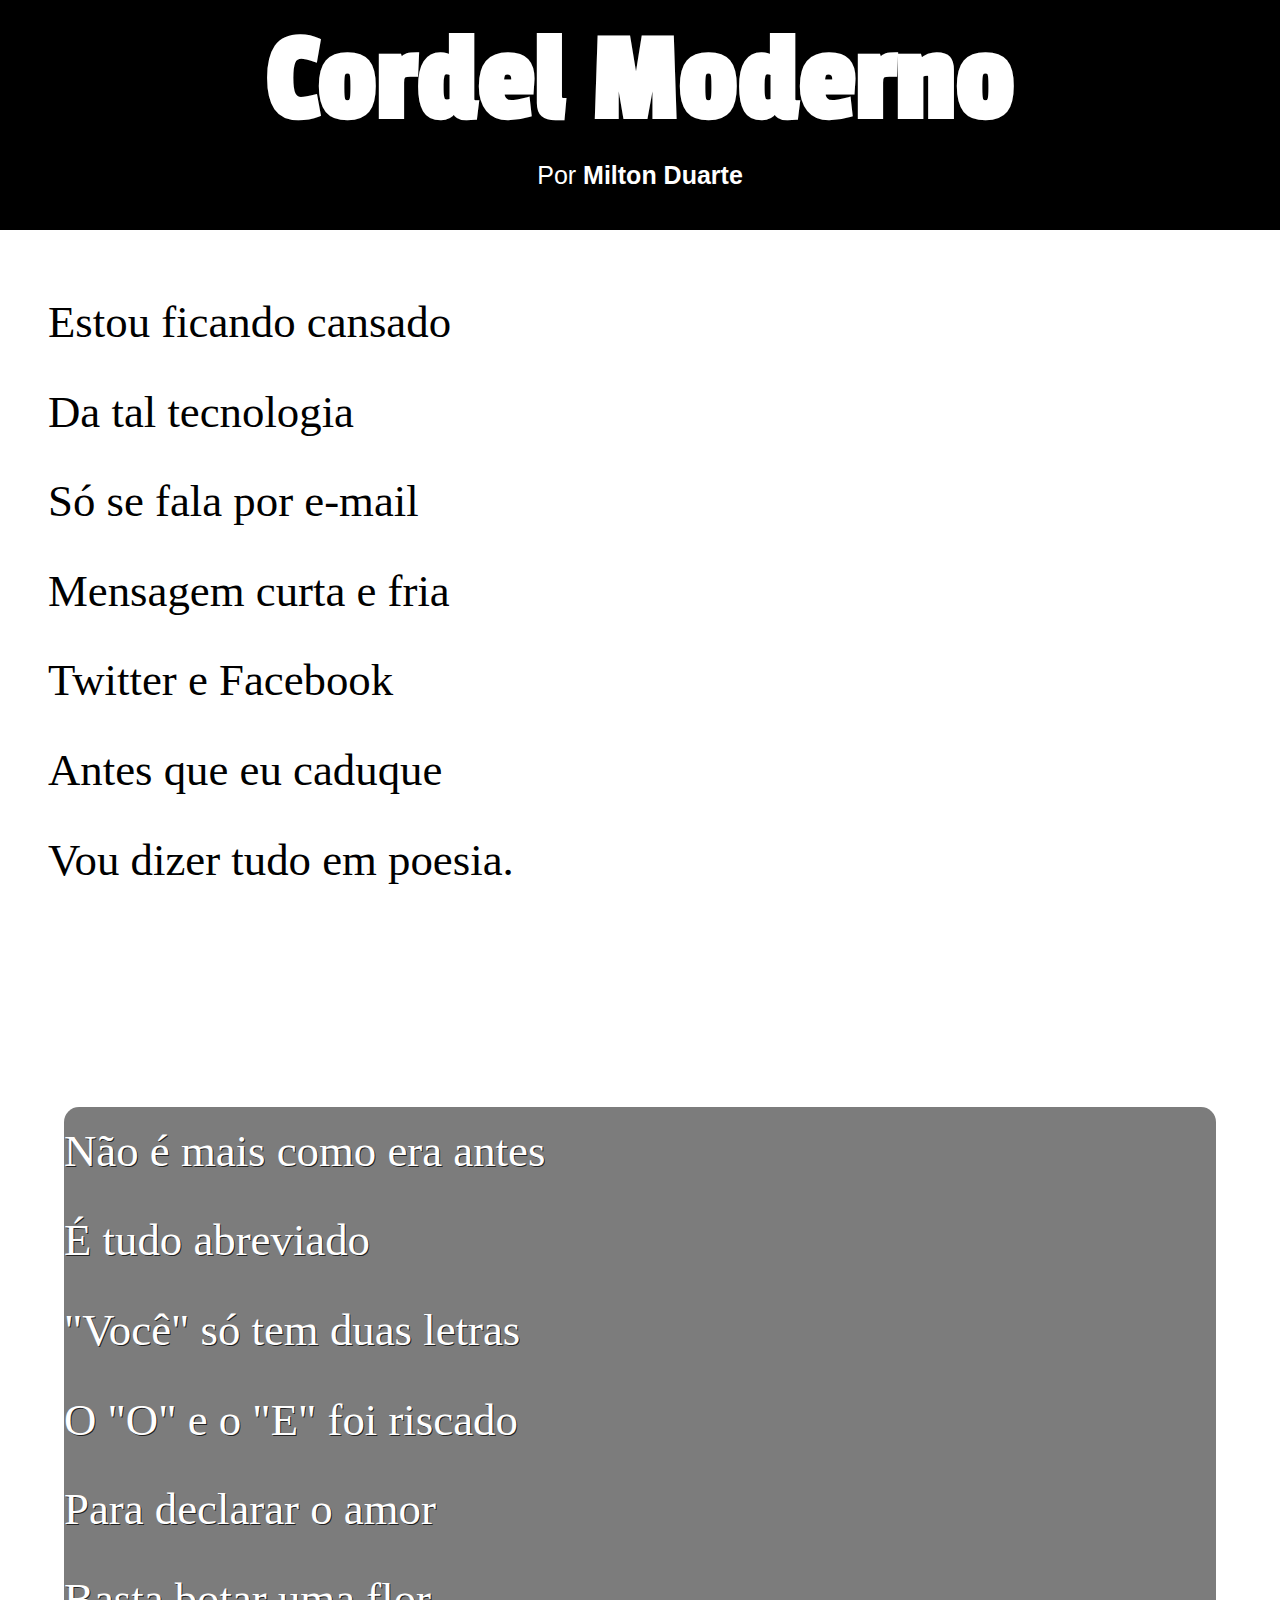
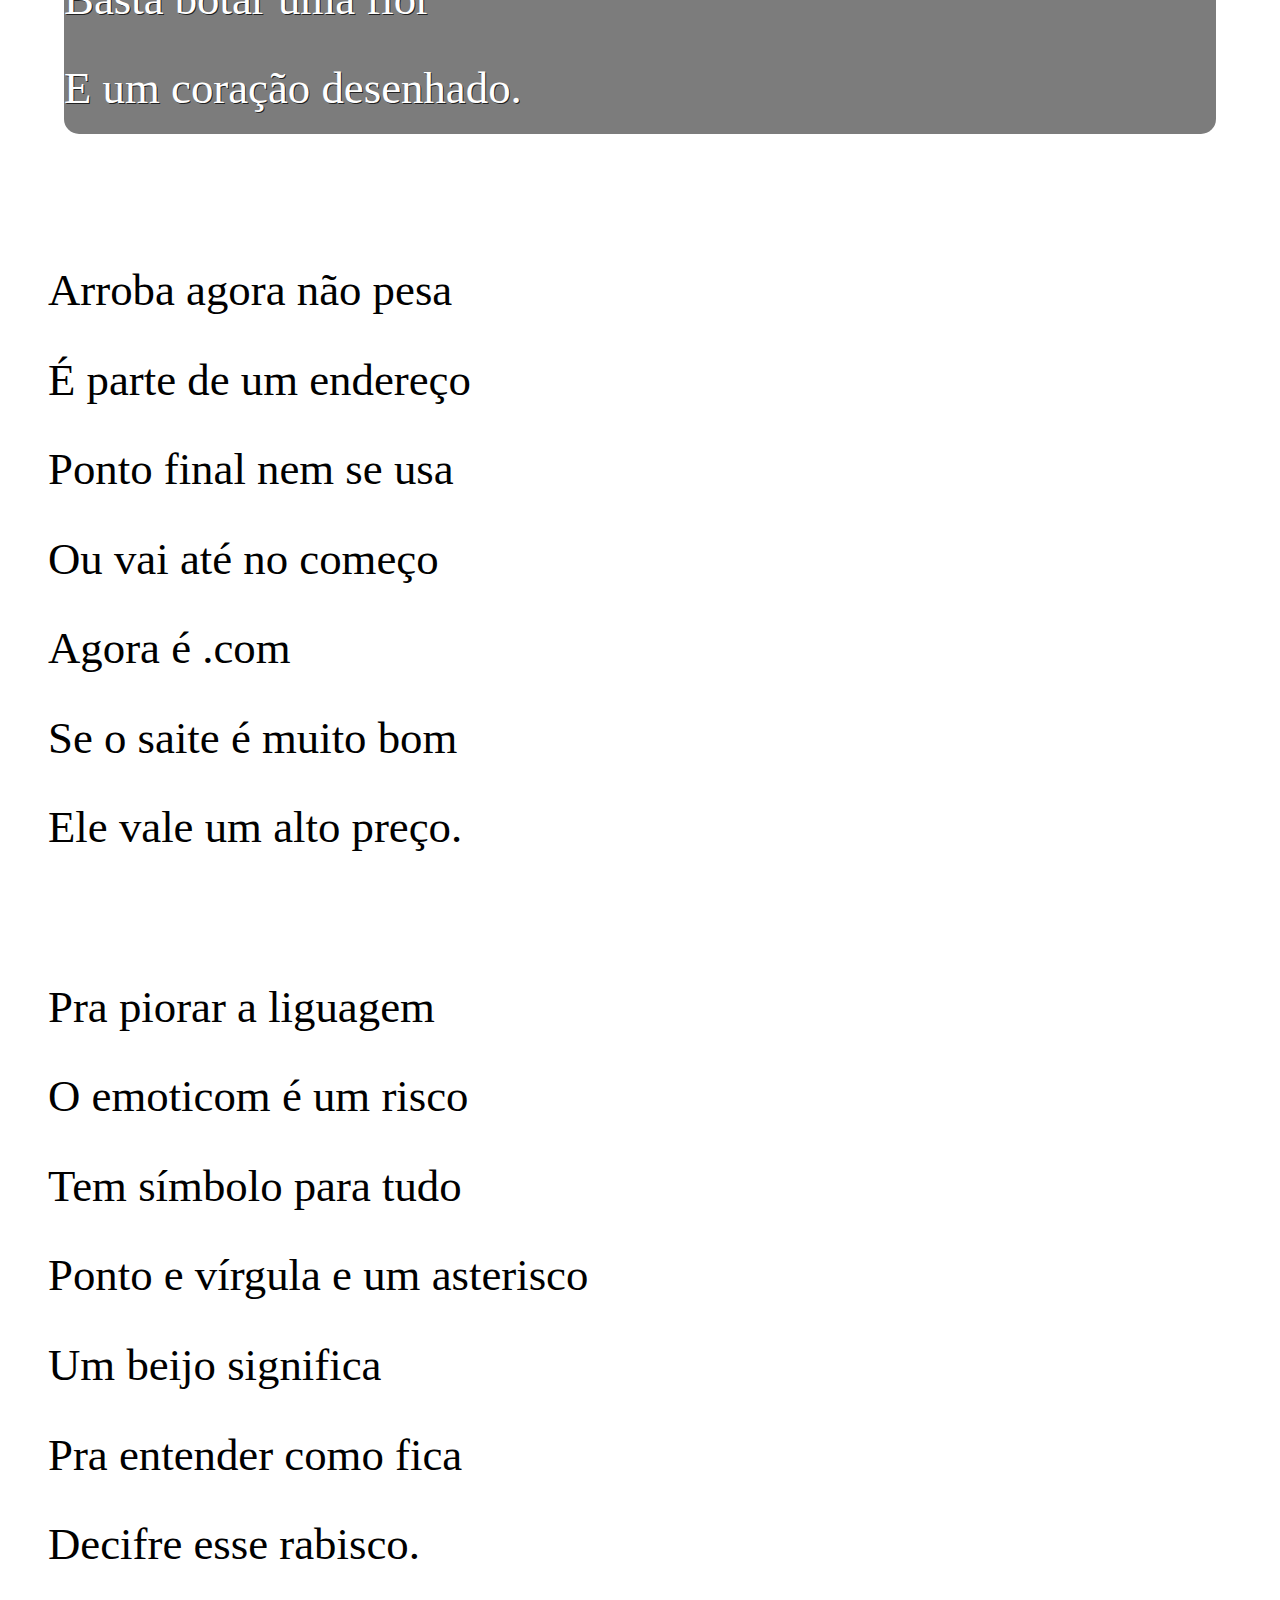
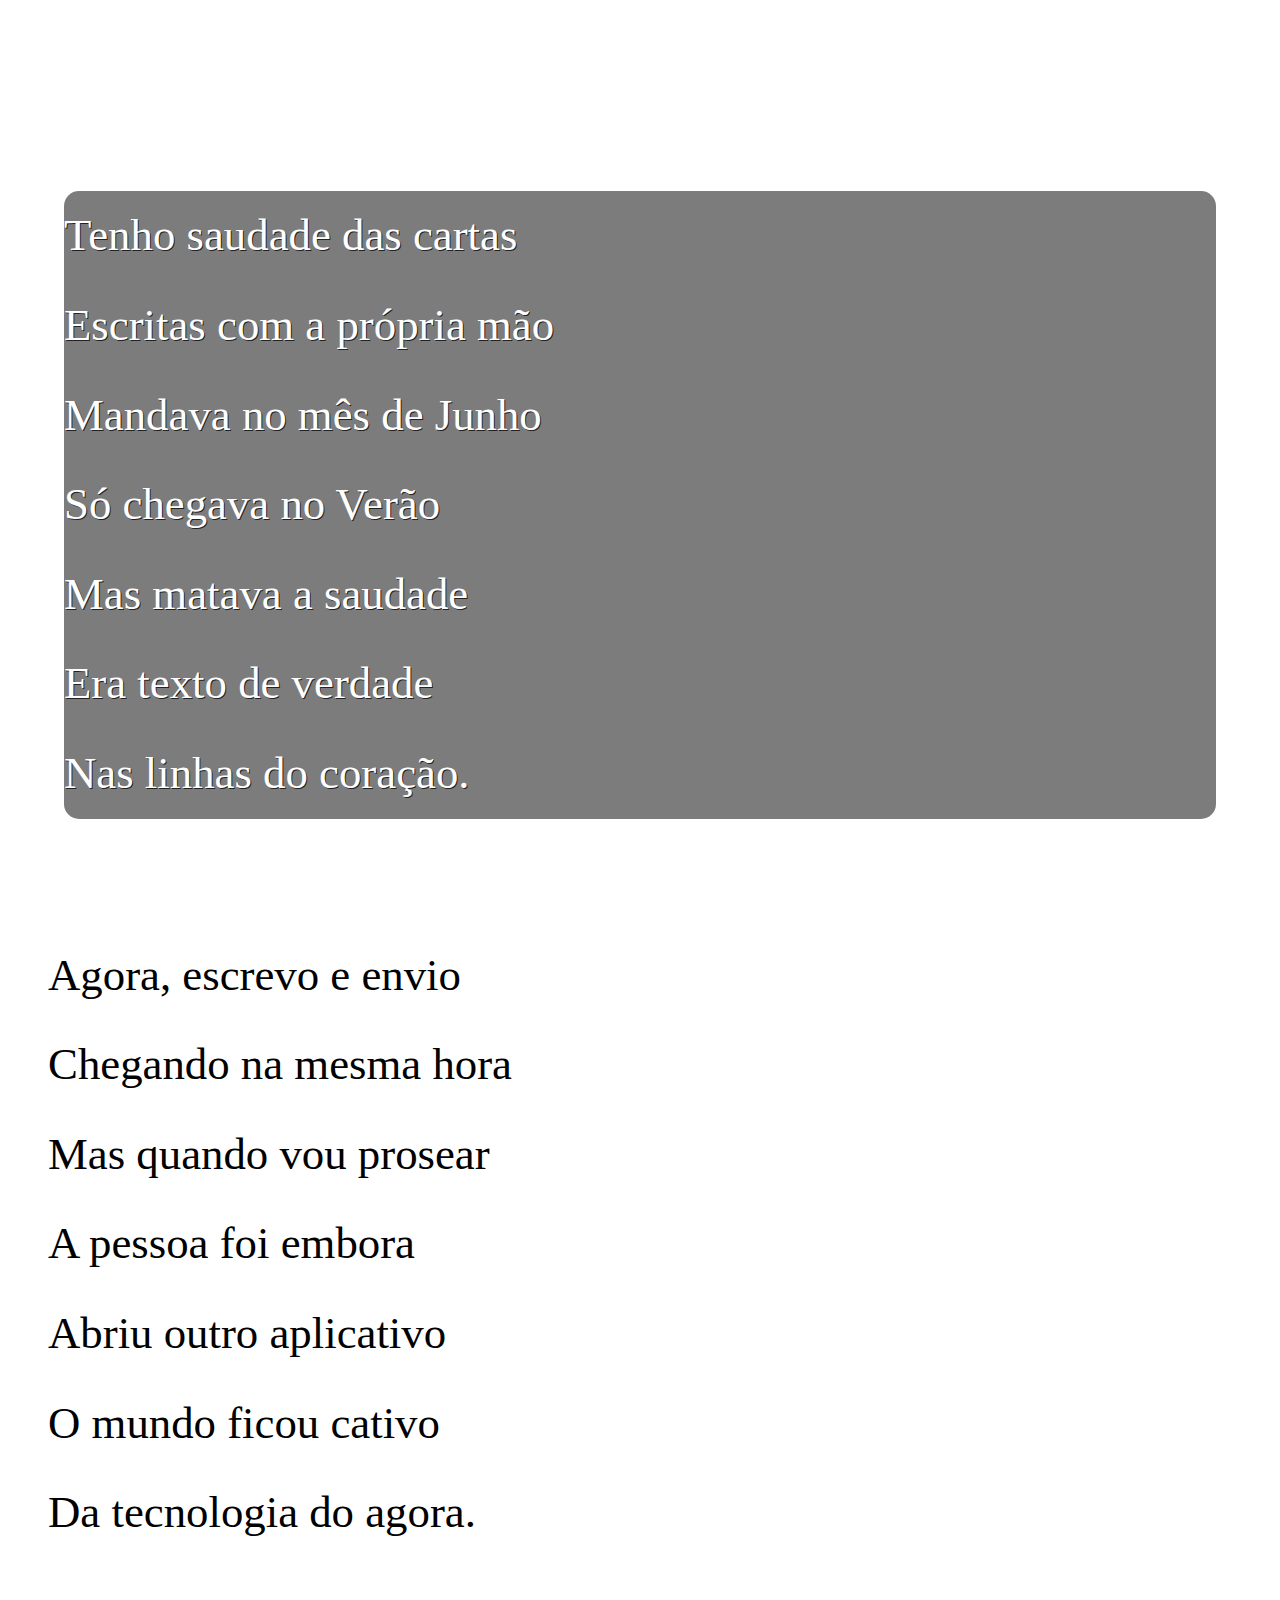
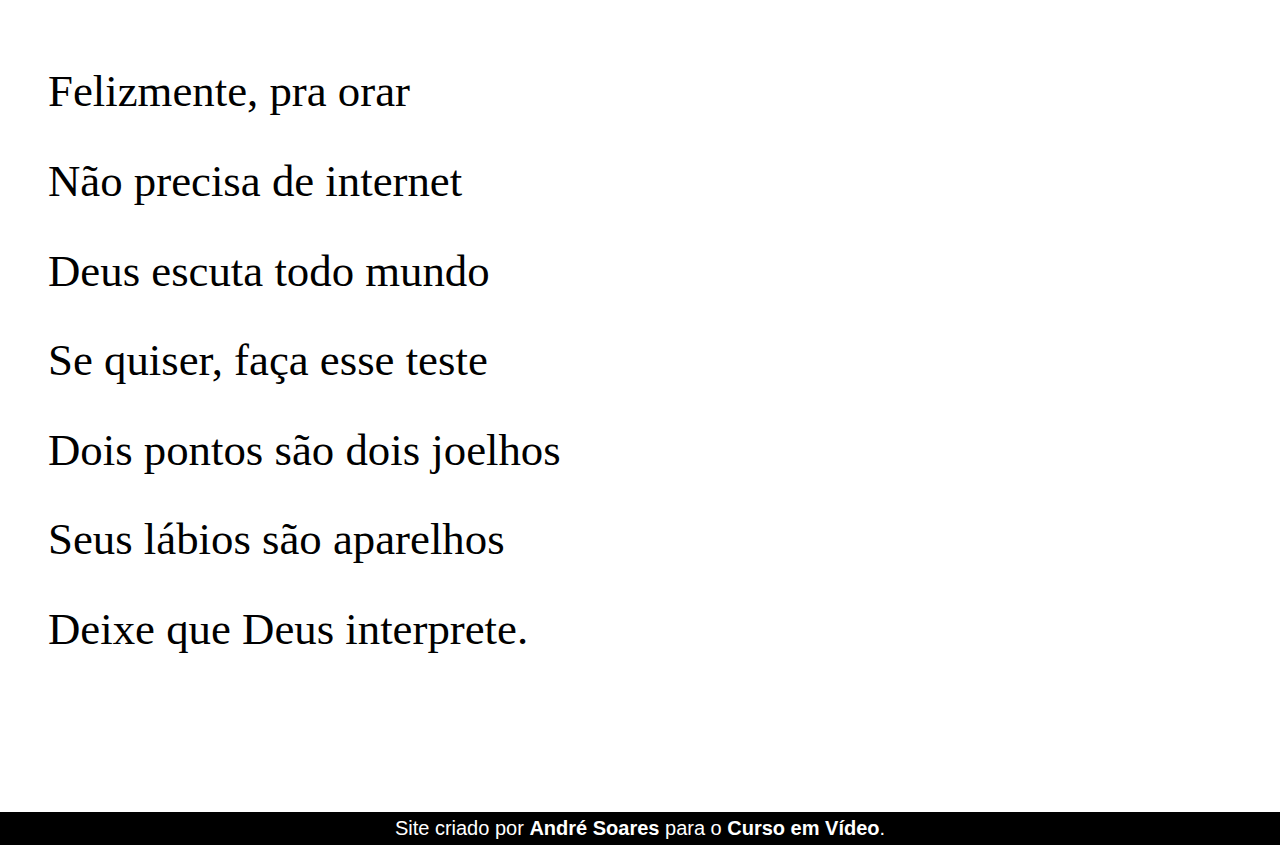
<file: desafios/index.html>
<!DOCTYPE html>
<html lang="pt-br">
<head>
    <meta charset="UTF-8">
    <meta http-equiv="X-UA-Compatible" content="IE=edge">
    <meta name="viewport" content="width=device-width, initial-scale=1.0">
    <title>Projeto Cordel</title>
    <link rel="stylesheet" href="style.css">
</head>
<body>
    <header>
        <h1>Cordel Moderno</h1>
        <p class="autor">Por <a href="https://www.recantodasletras.com.br/poesias/3186743" target="_blank"><strong>Milton Duarte</strong></a></p>
    </header>
    <section class="fundo-branco">
        <p>Estou ficando cansado <br>
            Da tal tecnologia <br>
            Só se fala por e-mail <br>
            Mensagem curta e fria <br>
            Twitter e Facebook <br>
            Antes que eu caduque <br>
            Vou dizer tudo em poesia.
        </p>
    </section>
    <section class="img1">
        <p>Não é mais como era antes <br>
            É tudo abreviado <br>
            "Você" só tem duas letras <br>
            O "O" e o "E" foi riscado <br>
            Para declarar o amor <br>
            Basta botar uma flor <br>
            E um coração desenhado.</p>
    </section>
    <section class="fundo-branco">
        <p>
            Arroba agora não pesa <br>
            É parte de um endereço <br>
            Ponto final nem se usa <br>
            Ou vai até no começo <br>
            Agora é .com <br>
            Se o saite é muito bom <br>
            Ele vale um alto preço. 
        </p>
        <p>
            Pra piorar a liguagem <br>
            O emoticom é um risco   <br>
            Tem símbolo para tudo   <br>    
            Ponto e vírgula e um asterisco  <br>
            Um beijo significa  <br>
            Pra entender como fica  <br>
            Decifre esse rabisco.
        </p>
    </section>
    <section class="img2">
        <p>Tenho saudade das cartas <br>
            Escritas com a própria mão <br>
            Mandava no mês de Junho <br>
            Só chegava no Verão <br>
            Mas matava a saudade <br>
            Era texto de verdade <br>
            Nas linhas do coração. 
        </p>
    </section>
    <section class="fundo-branco">
        <p>Agora, escrevo e envio <br>
            Chegando na mesma hora <br>
            Mas quando vou prosear <br>
            A pessoa foi embora <br>
            Abriu outro aplicativo <br>
            O mundo ficou cativo <br>
            Da tecnologia do agora.</p>
        <p>Felizmente, pra orar <br> 
            Não precisa de internet <br>
            Deus escuta todo mundo <br> 
            Se quiser, faça esse teste <br>
            Dois pontos são dois joelhos <br>
            Seus lábios são aparelhos <br>
            Deixe que Deus interprete.</p>
    </section>
    <footer>
        <p>Site criado por <a href="https://github.com/andre-xs" target="_blank"><strong>André Soares</strong></a> para o <a href="https://www.cursoemvideo.com/" target="_blank"><strong>Curso em Vídeo</strong></a>.</p>
    </footer>
</body>
</html>
</file>
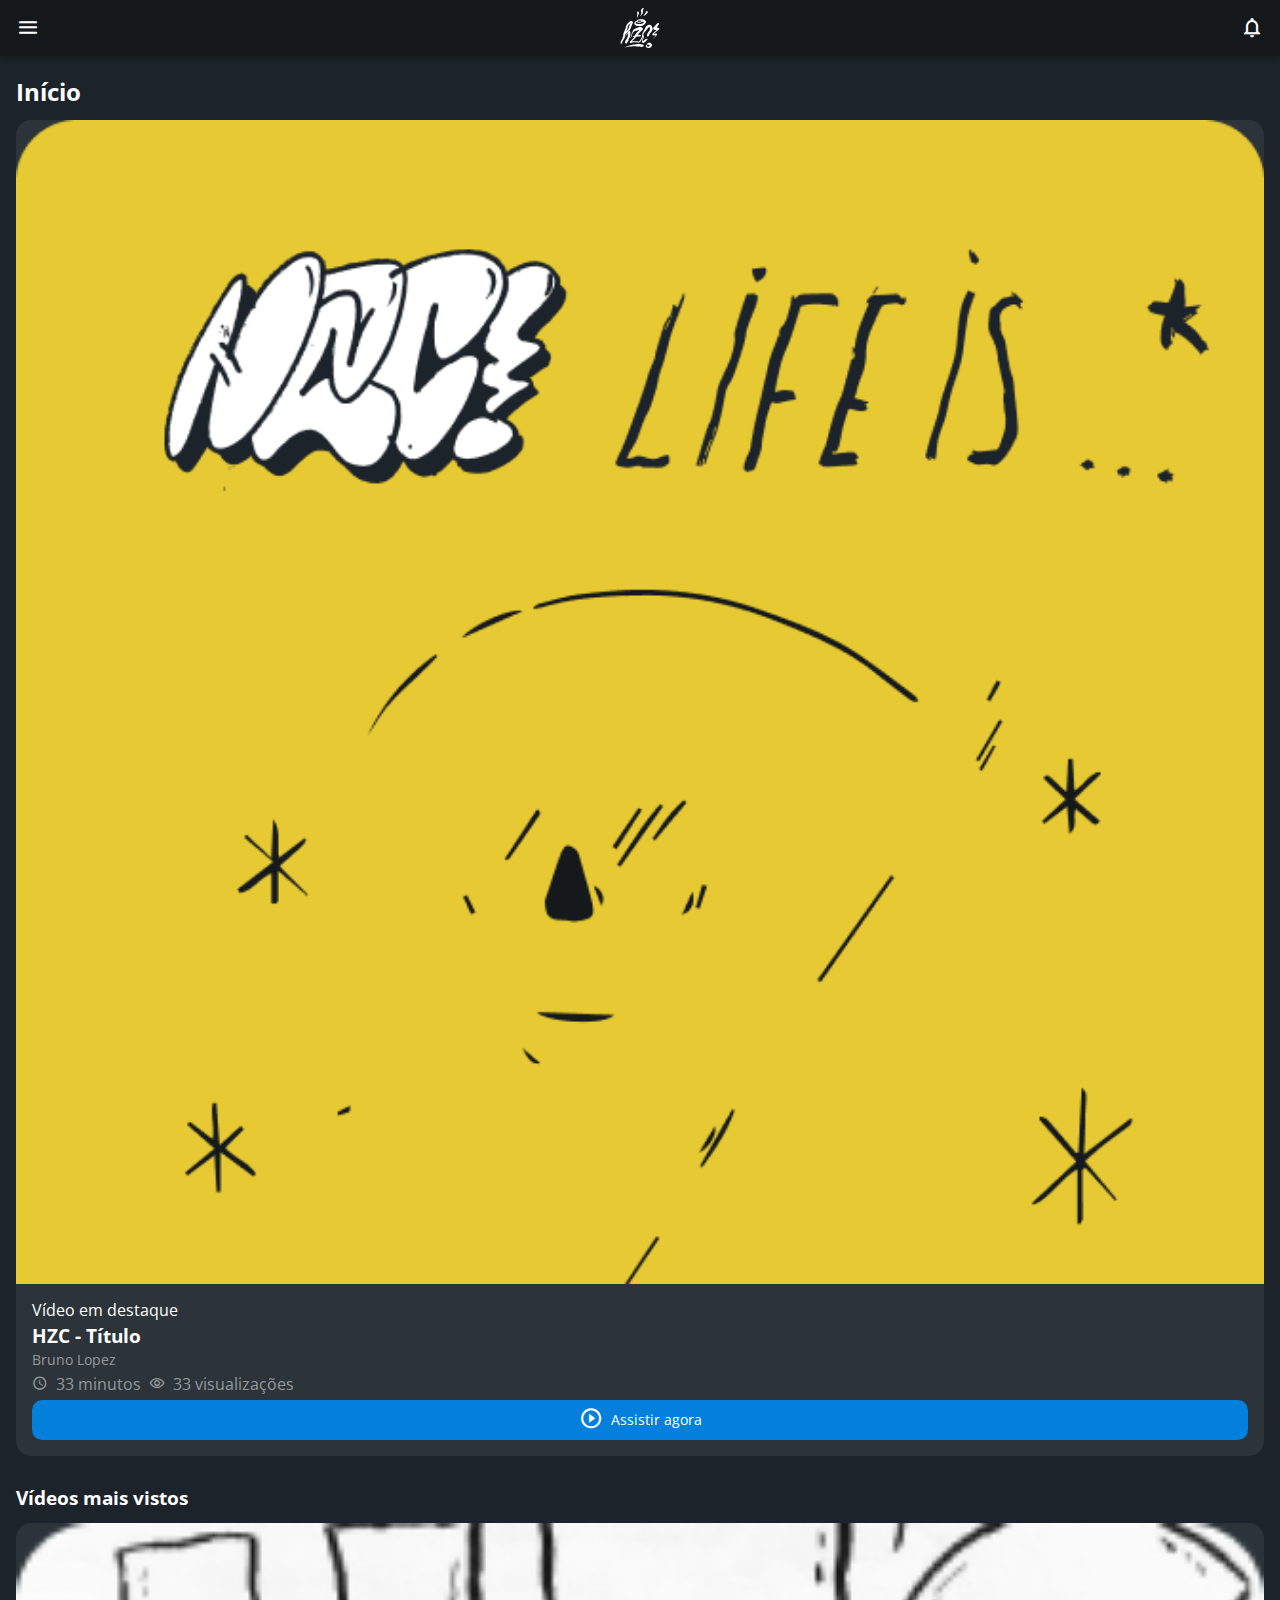
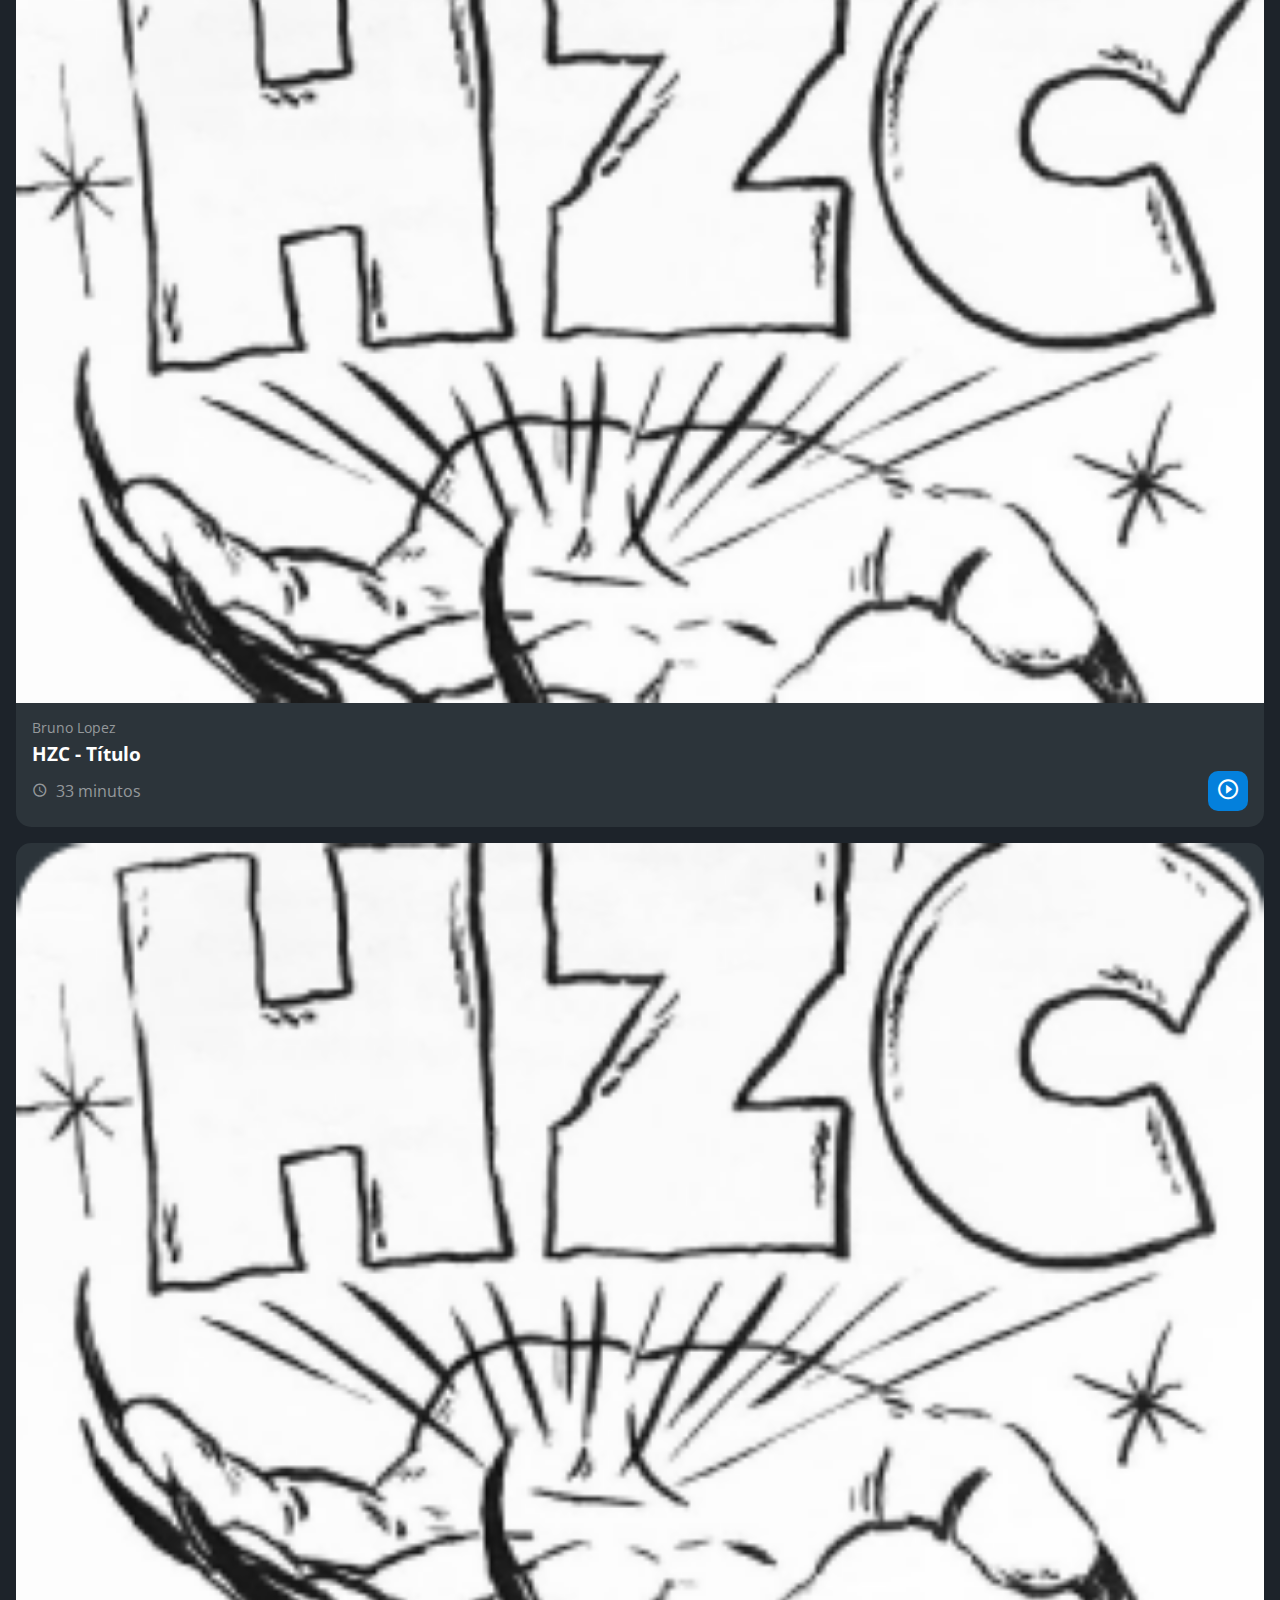
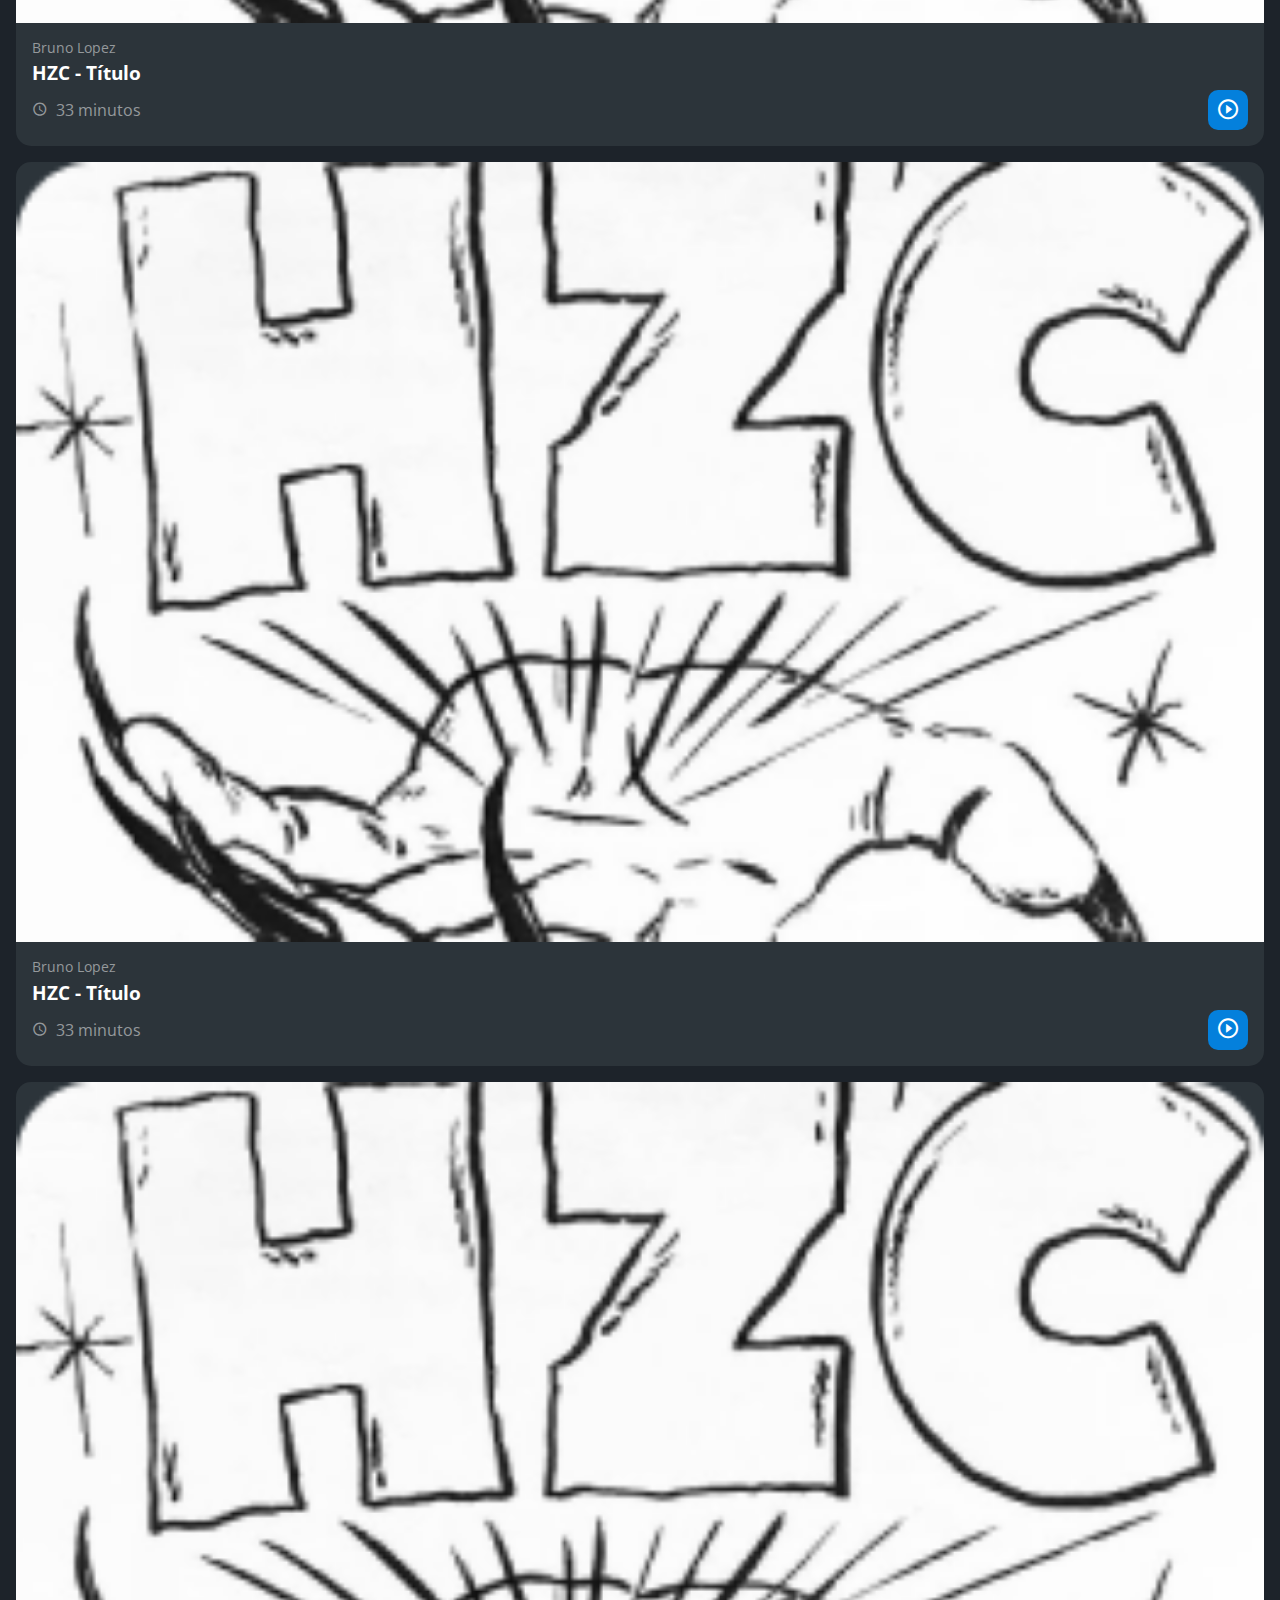
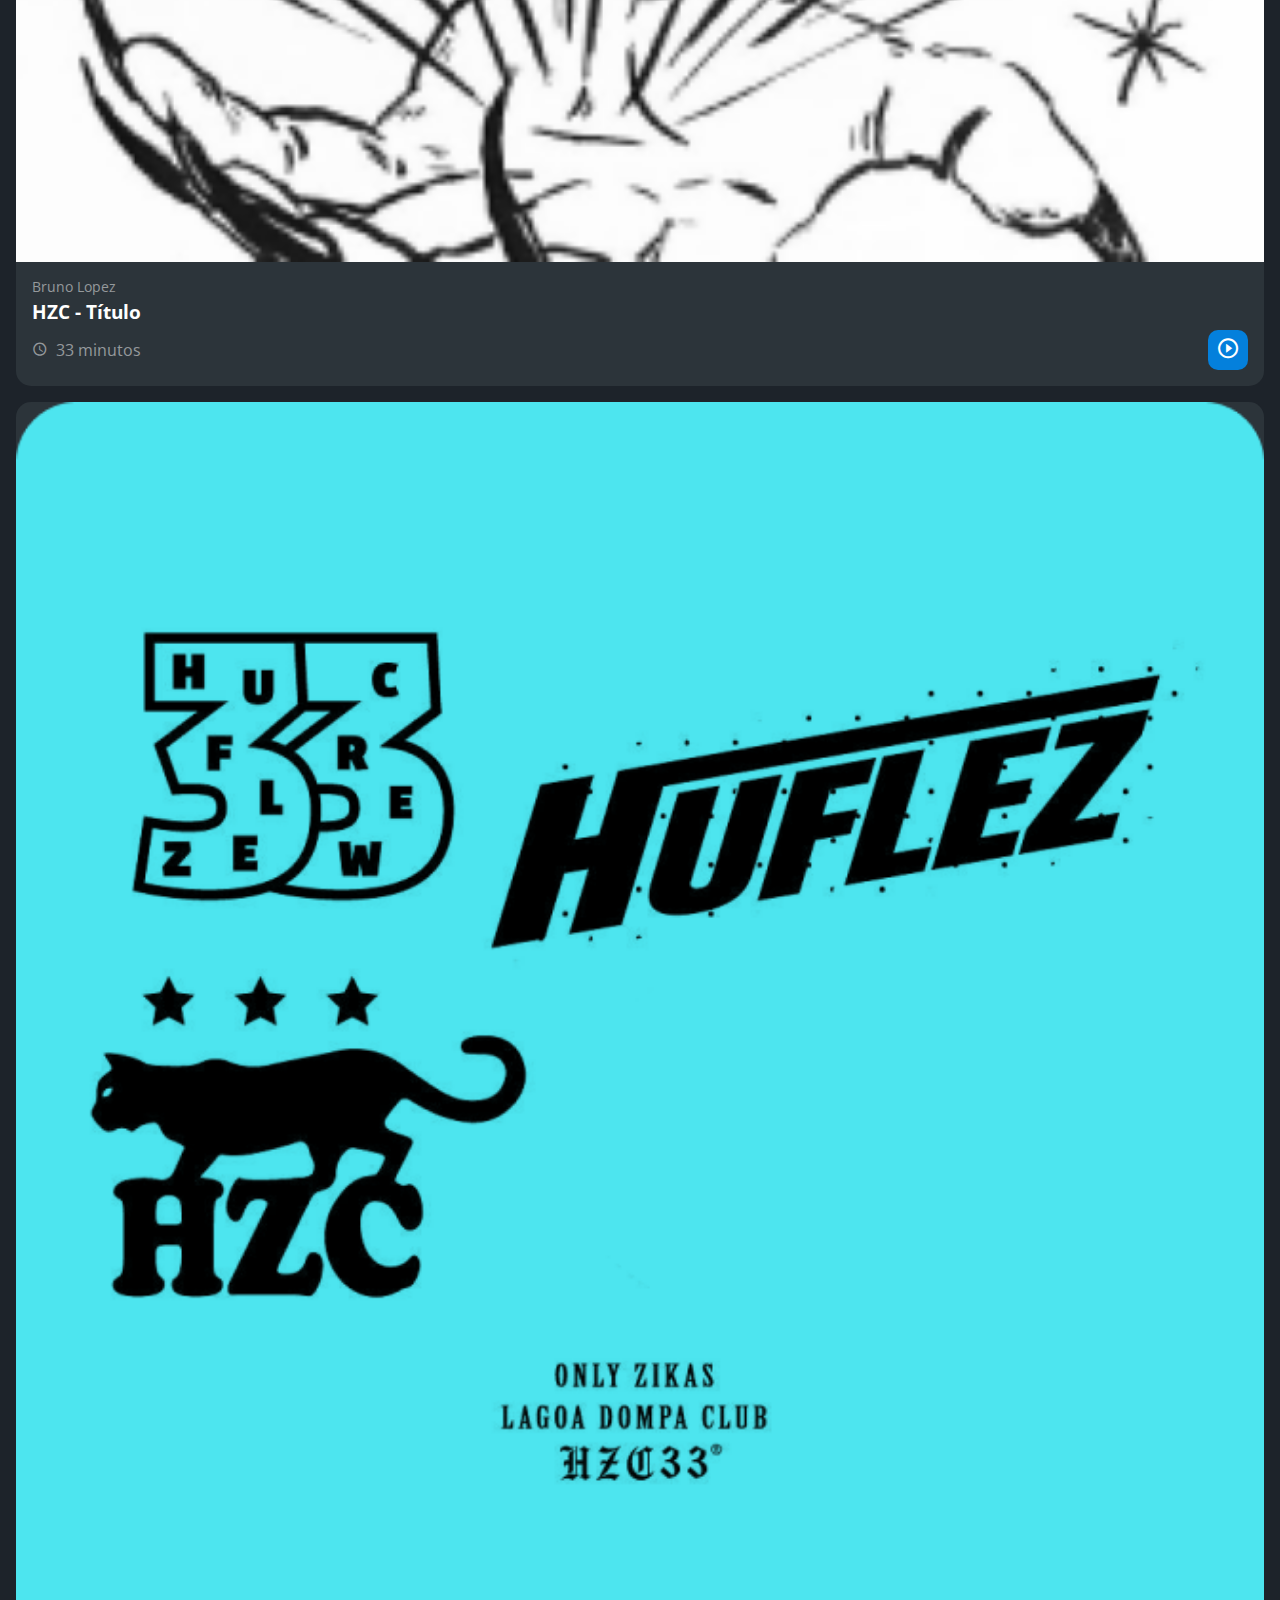
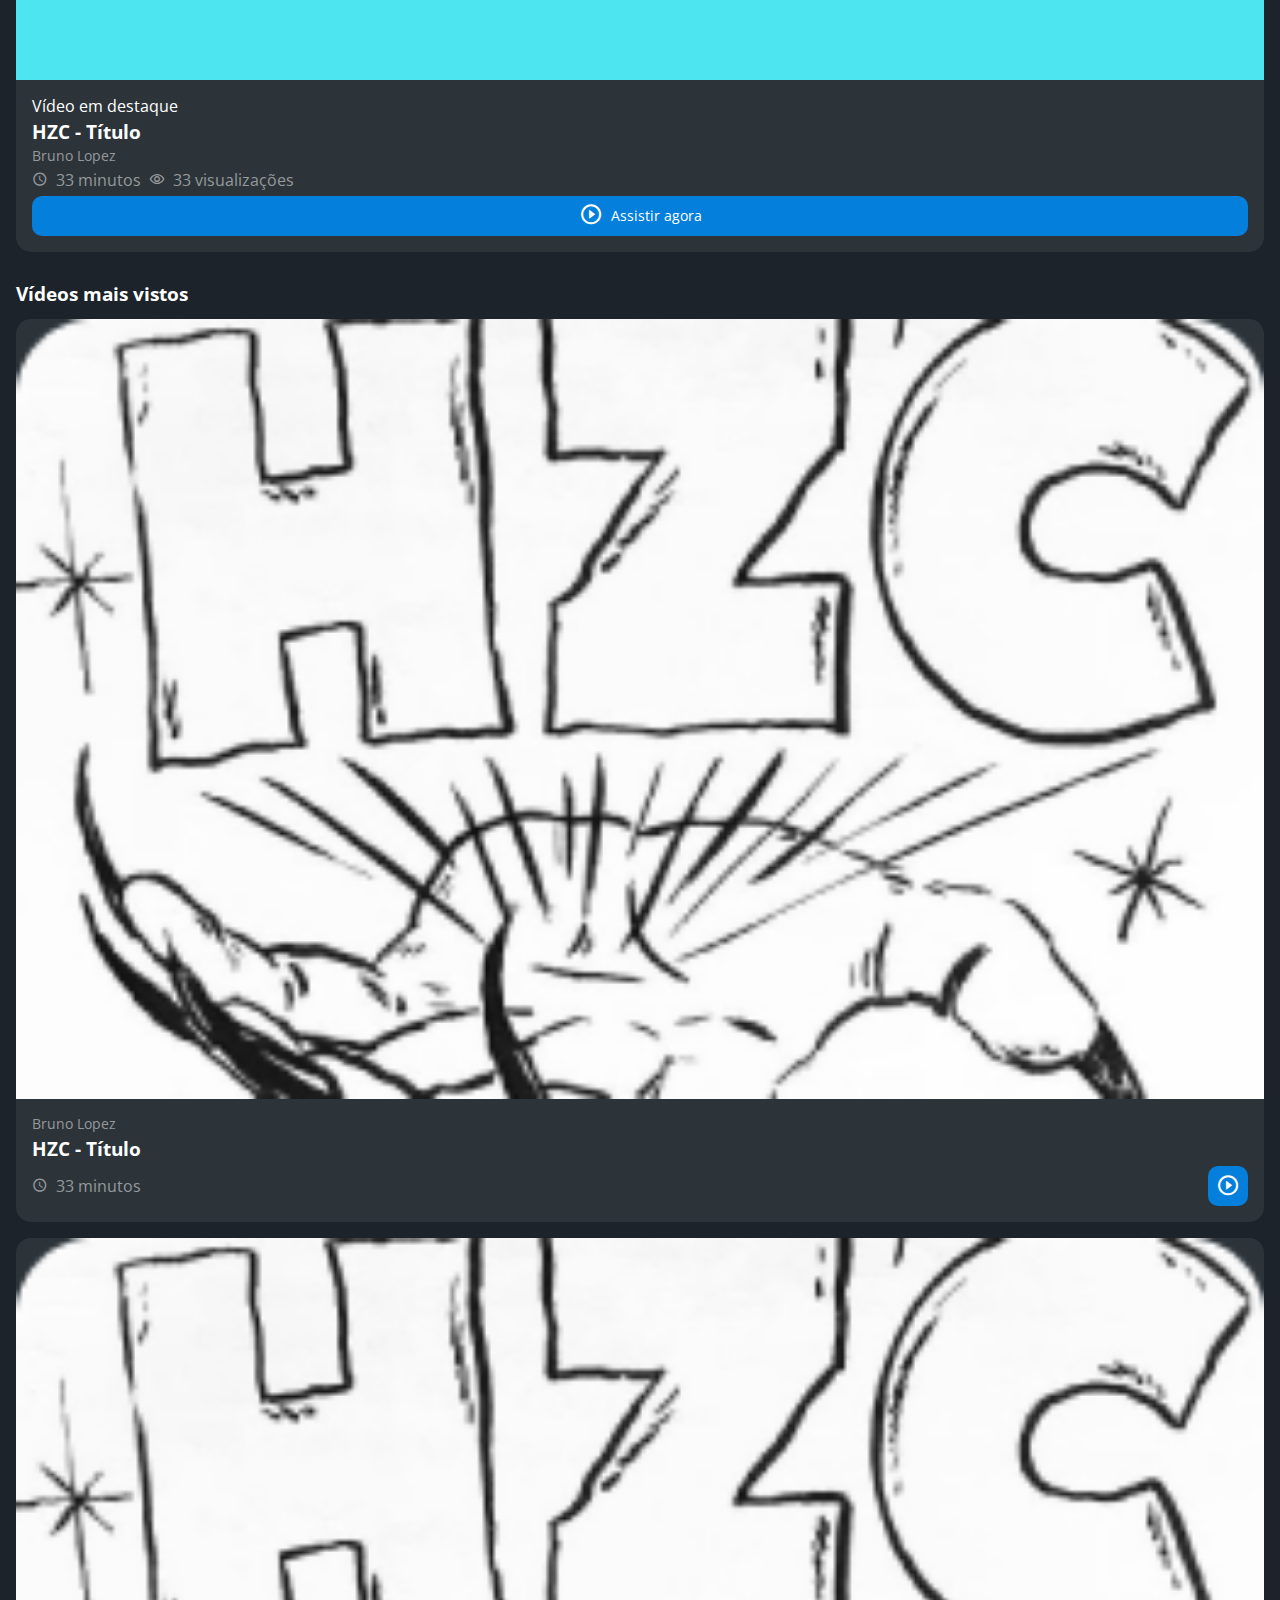
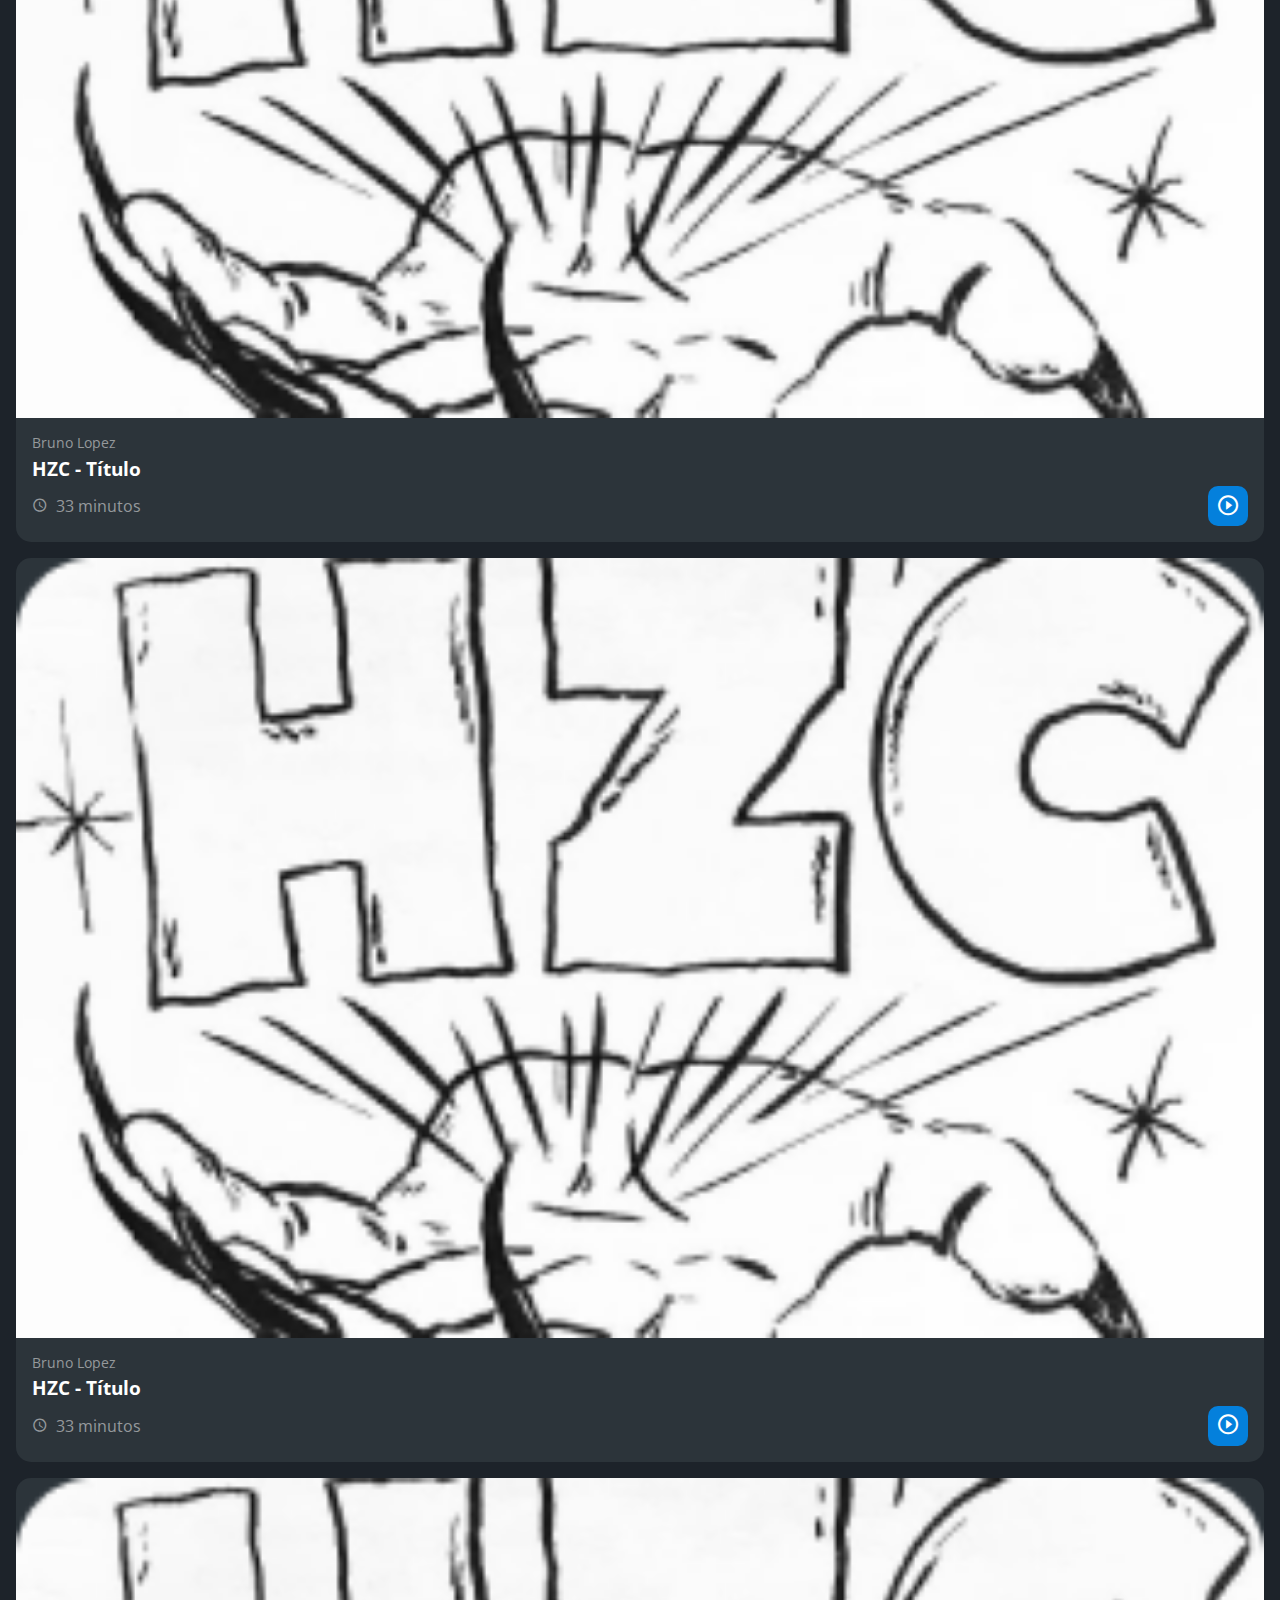
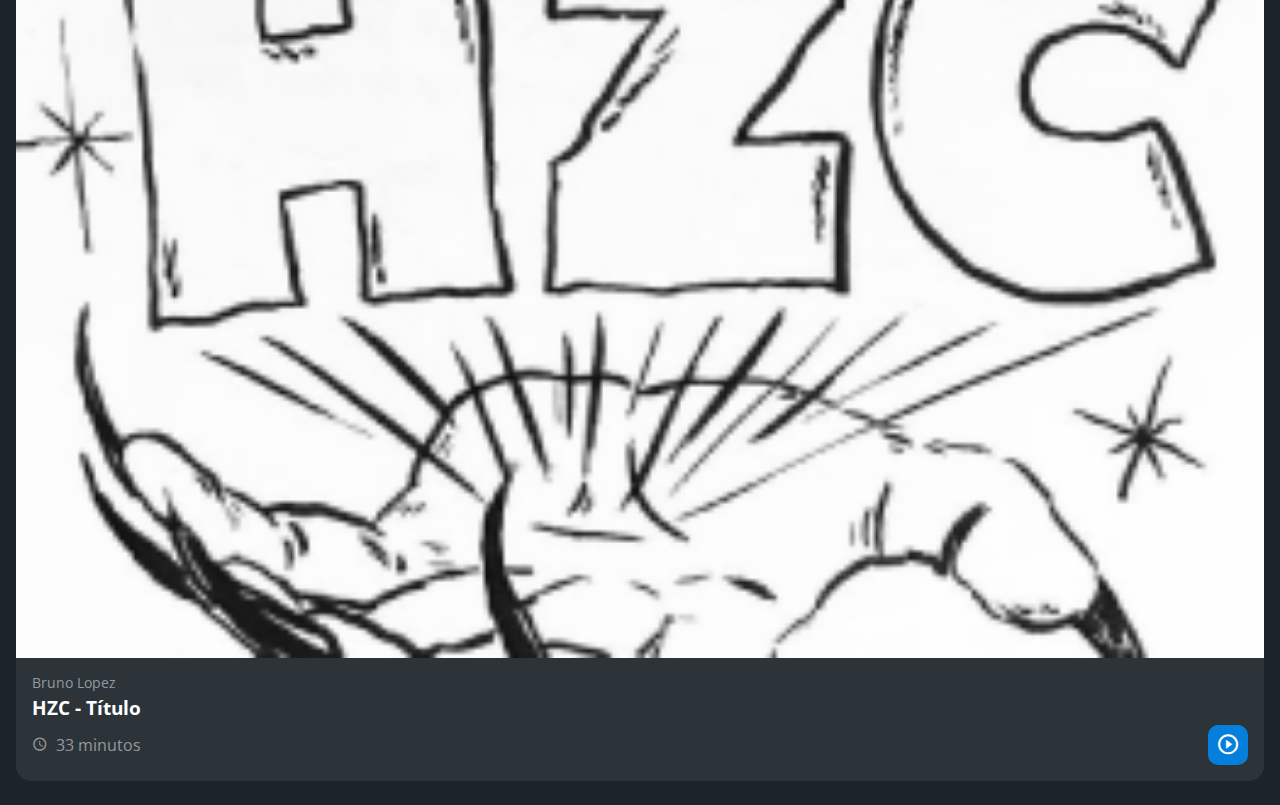
<file: Alura/flex-e-grid-aula6/index.html>
<!DOCTYPE html>
<html lang="pt-br">
<head>
    <meta charset="UTF-8">
    <meta http-equiv="X-UA-Compatible" content="IE=edge">
    <meta name="viewport" content="width=device-width, initial-scale=1.0">
    <title>HZC | Home</title>
    <link rel="preconnect" href="https://fonts.googleapis.com">
    <link rel="preconnect" href="https://fonts.gstatic.com" crossorigin>
    <link rel="stylesheet" href="https://fonts.googleapis.com/css2?family=Open+Sans:wght@400;600;700&display=swap">
    <link rel="stylesheet" href="assets/css/reset.css">
    <link rel="stylesheet" href="assets/css/estilos.css">
</head>
<body>
    <header class="cabecalho">
        <button class="cabecalho__menu" aria-label="Menu"><i></i></button>
        <img src="assets/img/logo.svg" alt="Logotipo da HZC" class="cabecalho__logo">
        <p class="cabecalho__perfil">Bruno Lopez</p>
        <button class="cabecalho__notificacao" aria-label="Notificação"><i></i></button>
    </header>
    <nav class="menu-lateral">
        <img src="assets/img/logo.svg" alt="Logotipo da HZC" class="menu-lateral__logo">
        <a href="#" class="menu-lateral__link menu-lateral__link--inicio menu-lateral__link--ativo">Início</a>
        <a href="#" class="menu-lateral__link menu-lateral__link--videos">Vídeos</a>
        <a href="#" class="menu-lateral__link menu-lateral__link--picos">Picos</a>
        <a href="#" class="menu-lateral__link menu-lateral__link--integrantes">Integrantes</a>
        <a href="#" class="menu-lateral__link menu-lateral__link--camisas">Camisas</a>
        <a href="#" class="menu-lateral__link menu-lateral__link--pinturas">Pinturas</a>
    </nav>
    <main class="principal">
        <h2 class="titulo-pagina">Início</h2>
        <article class="cartao cartao--destaque destaque-video">
            <img src="assets/img/banner-mobile_1.png" alt="Banner do cartao" class="cartao__imagem cartao__imagem--mobile">
            <img src="assets/img/banner_1.png" alt="Banner do cartao" class="cartao__imagem cartao__imagem--desktop">
            <div class="cartao__conteudo">
                <p class="cartao__destaque">Vídeo em destaque</p>
                <h3 class="cartao__titulo">HZC - Título</h3>
                <p class="cartao__perfil">Bruno Lopez</p>
                <p class="cartao__info cartao__info--tempo">33 minutos</p>
                <p class="cartao__info cartao__info--visualizacao">33 visualizações</p>
                <button class="cartao__botao cartao__botao--play cartao__botao--destaque">Assistir agora</button>
            </div>
        </article>
        <article class="cartao cartao--recentes videos-recentes">
            <h3 class="cartao__titulo">Vídeos recentes</h3>
            <a href="#" class="cartao__link">Ver todos</a>
            <ul class="cartao__lista">
                <li class="cartao__item">
                    <img src="assets/img/miniatura_1.png" alt="Thumbnail" class="cartao__item-thumbnail">
                    <h4 class="cartao__item-titulo">HZC - Love machine</h4>
                    <p class="cartao__item-perfil">Bruno Lopez</p>
                </li>
                <li class="cartao__item">
                    <img src="assets/img/miniatura_1.png" alt="Thumbnail" class="cartao__item-thumbnail">
                    <h4 class="cartao__item-titulo">HZC - Love machine</h4>
                    <p class="cartao__item-perfil">Bruno Lopez</p>
                </li>
                <li class="cartao__item">
                    <img src="assets/img/miniatura_1.png" alt="Thumbnail" class="cartao__item-thumbnail">
                    <h4 class="cartao__item-titulo">HZC - Love machine</h4>
                    <p class="cartao__item-perfil">Bruno Lopez</p>
                </li>
                <li class="cartao__item">
                    <img src="assets/img/miniatura_1.png" alt="Thumbnail" class="cartao__item-thumbnail">
                    <h4 class="cartao__item-titulo">HZC - Love machine</h4>
                    <p class="cartao__item-perfil">Bruno Lopez</p>
                </li>
                <li class="cartao__item">
                    <img src="assets/img/miniatura_1.png" alt="Thumbnail" class="cartao__item-thumbnail">
                    <h4 class="cartao__item-titulo">HZC - Love machine</h4>
                    <p class="cartao__item-perfil">Bruno Lopez</p>
                </li>
            </ul>
        </article>
        <section class="secao secao-videos">
            <h3 class="titulo-secao">Vídeos mais vistos</h3>
            <article class="cartao">
                <img src="assets/img/video_1.png" alt="Vídeo" class="cartao__imagem">
                <div class="cartao__conteudo">
                    <p class="cartao__perfil">Bruno Lopez</p>
                    <h3 class="cartao__titulo">HZC - Título</h3>
                    <p class="cartao__info cartao__info--tempo">33 minutos</p>
                    <button class="cartao__botao cartao__botao--play" aria-label="Assistir agora"></button>
                </div>
            </article>
            <article class="cartao">
                <img src="assets/img/video_1.png" alt="Vídeo" class="cartao__imagem">
                <div class="cartao__conteudo">
                    <p class="cartao__perfil">Bruno Lopez</p>
                    <h3 class="cartao__titulo">HZC - Título</h3>
                    <p class="cartao__info cartao__info--tempo">33 minutos</p>
                    <button class="cartao__botao cartao__botao--play" aria-label="Assistir agora"></button>
                </div>
            </article>
            <article class="cartao">
                <img src="assets/img/video_1.png" alt="Vídeo" class="cartao__imagem">
                <div class="cartao__conteudo">
                    <p class="cartao__perfil">Bruno Lopez</p>
                    <h3 class="cartao__titulo">HZC - Título</h3>
                    <p class="cartao__info cartao__info--tempo">33 minutos</p>
                    <button class="cartao__botao cartao__botao--play" aria-label="Assistir agora"></button>
                </div>
            </article>
            <article class="cartao">
                <img src="assets/img/video_1.png" alt="Vídeo" class="cartao__imagem">
                <div class="cartao__conteudo">
                    <p class="cartao__perfil">Bruno Lopez</p>
                    <h3 class="cartao__titulo">HZC - Título</h3>
                    <p class="cartao__info cartao__info--tempo">33 minutos</p>
                    <button class="cartao__botao cartao__botao--play" aria-label="Assistir agora"></button>
                </div>
            </article>
        </section>
        <article class="cartao cartao--recentes produtos-recentes">
            <h3 class="cartao__titulo">Vídeos recentes</h3>
            <a href="#" class="cartao__link">Ver todos</a>
            <ul class="cartao__lista">
                <li class="cartao__item">
                    <img src="assets/img/miniatura_1.png" alt="Thumbnail" class="cartao__item-thumbnail">
                    <h4 class="cartao__item-titulo">HZC - Love machine</h4>
                    <p class="cartao__item-perfil">Bruno Lopez</p>
                </li>
                <li class="cartao__item">
                    <img src="assets/img/miniatura_1.png" alt="Thumbnail" class="cartao__item-thumbnail">
                    <h4 class="cartao__item-titulo">HZC - Love machine</h4>
                    <p class="cartao__item-perfil">Bruno Lopez</p>
                </li>
                <li class="cartao__item">
                    <img src="assets/img/miniatura_1.png" alt="Thumbnail" class="cartao__item-thumbnail">
                    <h4 class="cartao__item-titulo">HZC - Love machine</h4>
                    <p class="cartao__item-perfil">Bruno Lopez</p>
                </li>
                <li class="cartao__item">
                    <img src="assets/img/miniatura_1.png" alt="Thumbnail" class="cartao__item-thumbnail">
                    <h4 class="cartao__item-titulo">HZC - Love machine</h4>
                    <p class="cartao__item-perfil">Bruno Lopez</p>
                </li>
                <li class="cartao__item">
                    <img src="assets/img/miniatura_1.png" alt="Thumbnail" class="cartao__item-thumbnail">
                    <h4 class="cartao__item-titulo">HZC - Love machine</h4>
                    <p class="cartao__item-perfil">Bruno Lopez</p>
                </li>
            </ul>
        </article>
        <article class="cartao cartao--destaque destaque-produtos">
            <img src="assets/img/banner-mobile_2.png" alt="Banner do cartao" class="cartao__imagem cartao__imagem--mobile">
            <img src="assets/img/banner_2.png" alt="Banner do cartao" class="cartao__imagem cartao__imagem--desktop">
            <div class="cartao__conteudo">
                <p class="cartao__destaque">Vídeo em destaque</p>
                <h3 class="cartao__titulo">HZC - Título</h3>
                <p class="cartao__perfil">Bruno Lopez</p>
                <p class="cartao__info cartao__info--tempo">33 minutos</p>
                <p class="cartao__info cartao__info--visualizacao">33 visualizações</p>
                <button class="cartao__botao cartao__botao--play cartao__botao--destaque">Assistir agora</button>
            </div>
        </article>
        <section class="secao secao-produtos">
            <h3 class="titulo-secao">Vídeos mais vistos</h3>
            <article class="cartao">
                <img src="assets/img/video_1.png" alt="Vídeo" class="cartao__imagem">
                <div class="cartao__conteudo">
                    <p class="cartao__perfil">Bruno Lopez</p>
                    <h3 class="cartao__titulo">HZC - Título</h3>
                    <p class="cartao__info cartao__info--tempo">33 minutos</p>
                    <button class="cartao__botao cartao__botao--play" aria-label="Assistir agora"></button>
                </div>
            </article>
            <article class="cartao">
                <img src="assets/img/video_1.png" alt="Vídeo" class="cartao__imagem">
                <div class="cartao__conteudo">
                    <p class="cartao__perfil">Bruno Lopez</p>
                    <h3 class="cartao__titulo">HZC - Título</h3>
                    <p class="cartao__info cartao__info--tempo">33 minutos</p>
                    <button class="cartao__botao cartao__botao--play" aria-label="Assistir agora"></button>
                </div>
            </article>
            <article class="cartao">
                <img src="assets/img/video_1.png" alt="Vídeo" class="cartao__imagem">
                <div class="cartao__conteudo">
                    <p class="cartao__perfil">Bruno Lopez</p>
                    <h3 class="cartao__titulo">HZC - Título</h3>
                    <p class="cartao__info cartao__info--tempo">33 minutos</p>
                    <button class="cartao__botao cartao__botao--play" aria-label="Assistir agora"></button>
                </div>
            </article>
            <article class="cartao">
                <img src="assets/img/video_1.png" alt="Vídeo" class="cartao__imagem">
                <div class="cartao__conteudo">
                    <p class="cartao__perfil">Bruno Lopez</p>
                    <h3 class="cartao__titulo">HZC - Título</h3>
                    <p class="cartao__info cartao__info--tempo">33 minutos</p>
                    <button class="cartao__botao cartao__botao--play" aria-label="Assistir agora"></button>
                </div>
            </article>
        </section>
    </main>
    <script src="index.js"></script>
</body>
</html>
</file>
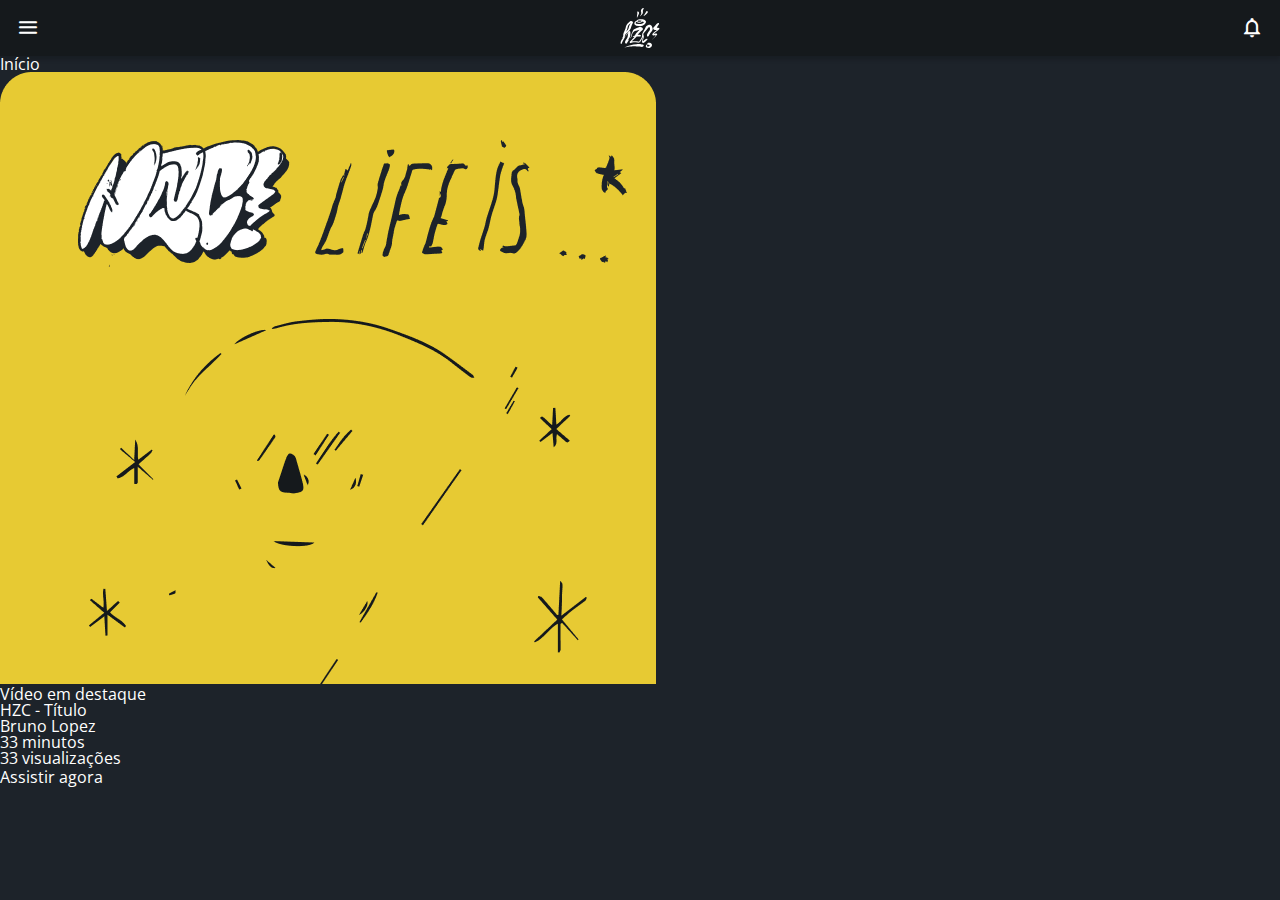
<file: Alura/flex-e-grid-main/index.html>
<!DOCTYPE html>
<html lang="pt-br">
<head>
    <meta charset="UTF-8">
    <meta http-equiv="X-UA-Compatible" content="IE=edge">
    <meta name="viewport" content="width=device-width, initial-scale=1.0">
    <title>HZC | Home</title>
    <link rel="preconnect" href="https://fonts.googleapis.com">
<link rel="preconnect" href="https://fonts.gstatic.com" crossorigin>
<link rel="stylesheet" href="https://fonts.googleapis.com/css2?family=Open+Sans:wght@400;600;700&display=swap">
<link rel="stylesheet" href="assets/css/reset.css">
<link rel="stylesheet" href="assets/css/estilos.css">
</head>
<body>
    <header class="cabecalho">
        <button class="cabecalho__menu" aria-label="Menu"><i></i></button>
        <img src="assets/img/logo.svg" alt="Logotipo HZC" class="cabecalho__logo">
        <button class="cabecalho__notificacao" aria-label="Notificação"><i></i></button>
    </header>

    <nav class="menu-lateral">
        <img src="assets/img/logo.svg" alt="Logotipo da HZC" class="menu-lateral__logo">
        <a href="#" class="menu-lateral__link menu-lateral__link--inicio menu-lateral__link--ativo"> Início</a>
        <a href="#" class="menu-lateral__link menu-lateral__link--videos">Vídeos</a>
        <a href="#" class="menu-lateral__link menu-lateral__link--picos">Picos</a>
        <a href="#" class="menu-lateral__link menu-lateral__link--integrantes">Integrantes</a>
        <a href="#" class="menu-lateral__link menu-lateral__link--camisas">Camisas</a>
        <a href="#" class="menu-lateral__link menu-lateral__link--pinturas">Pinturas</a>
    </nav>

    <main class="principal">
        <h2 class="titulo-pagina">Início</h2>
        <article class="cartao">
            <img src="assets/img/banner-mobile_1.png" alt="Banner do cartão" class="cartao__imagem">
            <div class="cartao__conteudo">
                <p class="cartao__destaque">Vídeo em destaque</p>
                <h3 class="cartao__titulo">HZC - Título</h3>
                <p class="cartao__perfil">Bruno Lopez</p>
                <p class="cartao__info cartao_info--tempo">33 minutos</p>
                <p class="cartao__info cartao_info--visualizacao">33 visualizações</p>
                <button class="cartao__botao cartao__botao--play cartao__botao--destaque">Assistir agora</button>
            </div>
        </article>
    </main>

    <script src="index.js"></script>
</body>
</html>
</file>
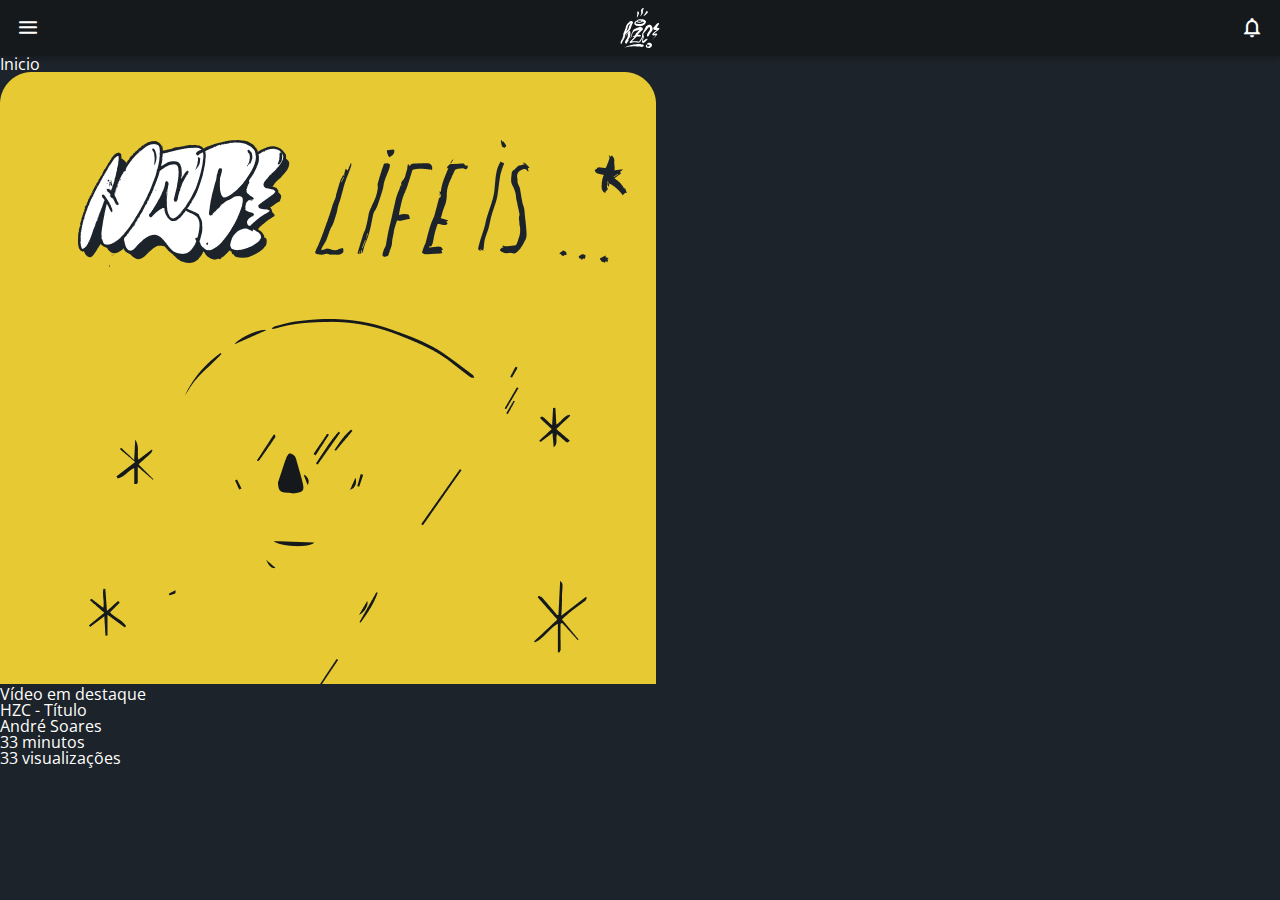
<file: Alura/flex-e-grid/index.html>
<!DOCTYPE html>
<html lang="pt-br">
<head>
    <meta charset="UTF-8">
    <meta http-equiv="X-UA-Compatible" content="IE=edge">
    <meta name="viewport" content="width=device-width, initial-scale=1.0">
    <title>HZC | Home</title>
    <link rel="preconnect" href="https://fonts.googleapis.com">
<link rel="preconnect" href="https://fonts.gstatic.com" crossorigin>
<link rel="stylesheet" href="https://fonts.googleapis.com/css2?family=Open+Sans:wght@400;600;700&display=swap">
<link rel="stylesheet" href="assets/css/reset.css">
<link rel="stylesheet" href="assets/css/estilos.css">
</head>
<body>
    <header class="cabecalho">
        <button class="cabecalho__menu" aria-label="Menu"><i></i></button>
        <img src="assets/img/logo.svg" alt="Logotipo da HZC" class="cabecalho__logo">
        <button class="cabecalho__notificacao" aria-label="Notificação"><i></i></button>
    </header>
    <nav class="menu-lateral">
        <img src="assets/img/logo.svg" alt="Logotipo da HZC" class="menu-lateral__logo">
        <a href="#" class="menu-lateral__link menu-lateral__link--inicio">Início</a>
        <a href="#" class="menu-lateral__link menu-lateral__link--videos">Vídeos</a>
        <a href="#" class="menu-lateral__link menu-lateral__link--picos">Picos</a>
        <a href="#" class="menu-lateral__link menu-lateral__link--integrantes">Integrantes</a>
        <a href="#" class="menu-lateral__link menu-lateral__link--camisas">Camisas</a>
        <a href="#" class="menu-lateral__link menu-lateral__link--pinturas">Pinturas</a>
    </nav>
    <main class="principal">
        <h2 class="titulo-pagina">Inicio</h2>
        <article class="cartao">
            <img src="assets/img/banner-mobile_1.png" alt="Banner do cartão" class="cartao__imagem">
            <div class="cartao__conteudo">
                <p class="cartao__destaque">Vídeo em destaque</p>
                <h3 class="cartao__titulo">HZC - Título</h3>
                <p class="cartao__perfil">André Soares</p>
                <p class="cartao__info cartao__info--tempo">33 minutos</p>
                <p class="cartao__info cartao__info--visualizacao">33 visualizações</p>
                <button class="cartao__botao"></button>
            </div>
        </article>
    </main>
    <script src="index.js"></script>
</body>
</html>
</file>
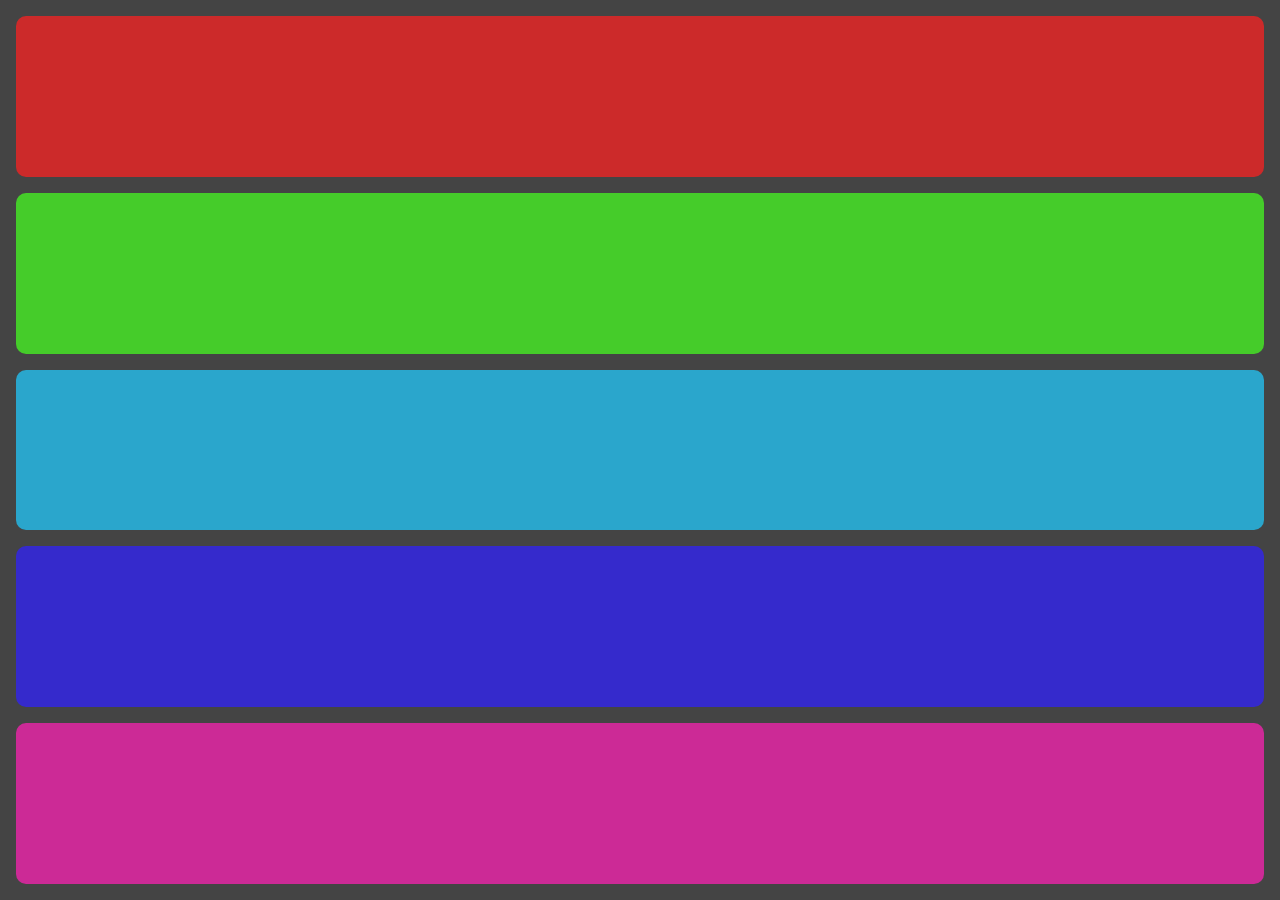
<file: Alura/grid/index.html>
<!DOCTYPE html>
<html lang="pt-br">
<head>
    <meta charset="UTF-8">
    <meta http-equiv="X-UA-Compatible" content="IE=edge">
    <meta name="viewport" content="width=device-width, initial-scale=1.0">
    <title>Document</title>
    <link rel="stylesheet" href="grid.css">
</head>
<body class="corpo">
        <header class="cabecalho"></header>
        <nav class="lateral"></nav>
        <section class="meio"></section>
        <section class="direita-cima"></section>
        <section class="direita-baixo"></section>
</body>
</html>
</file>
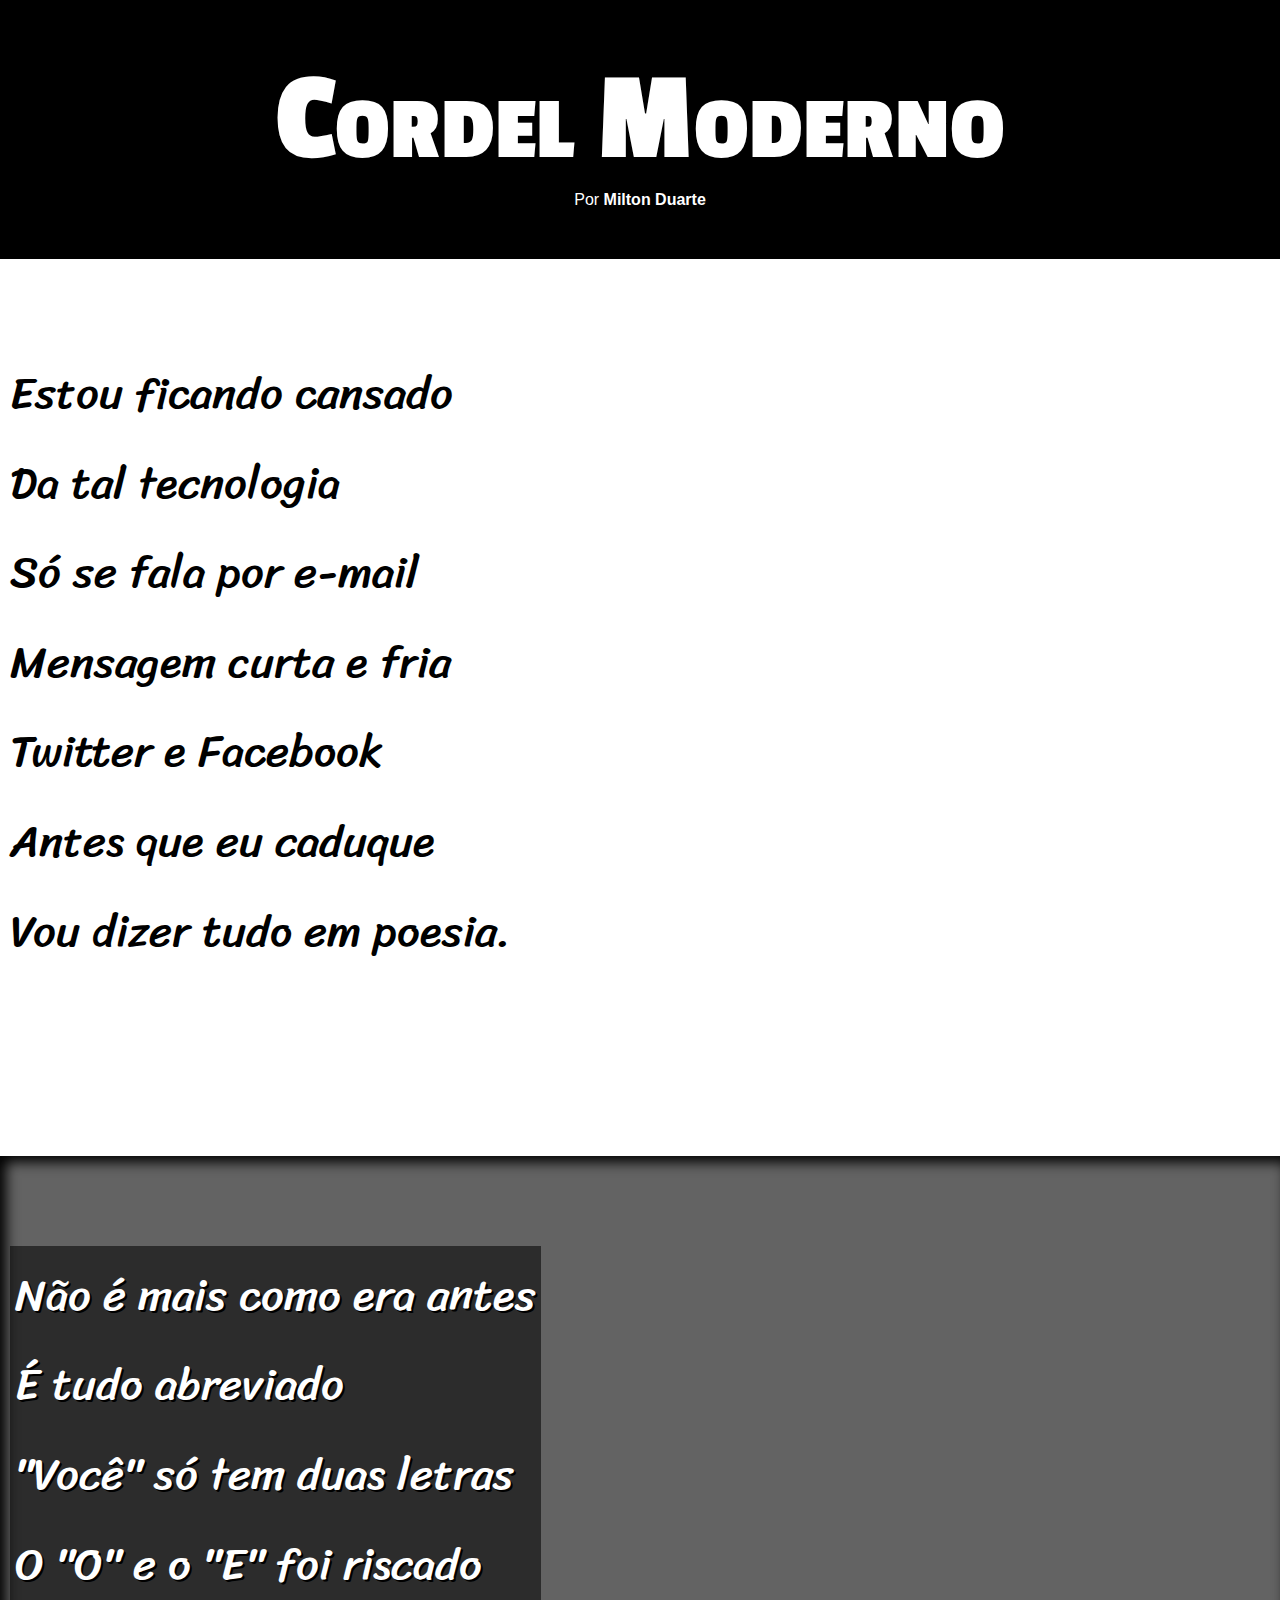
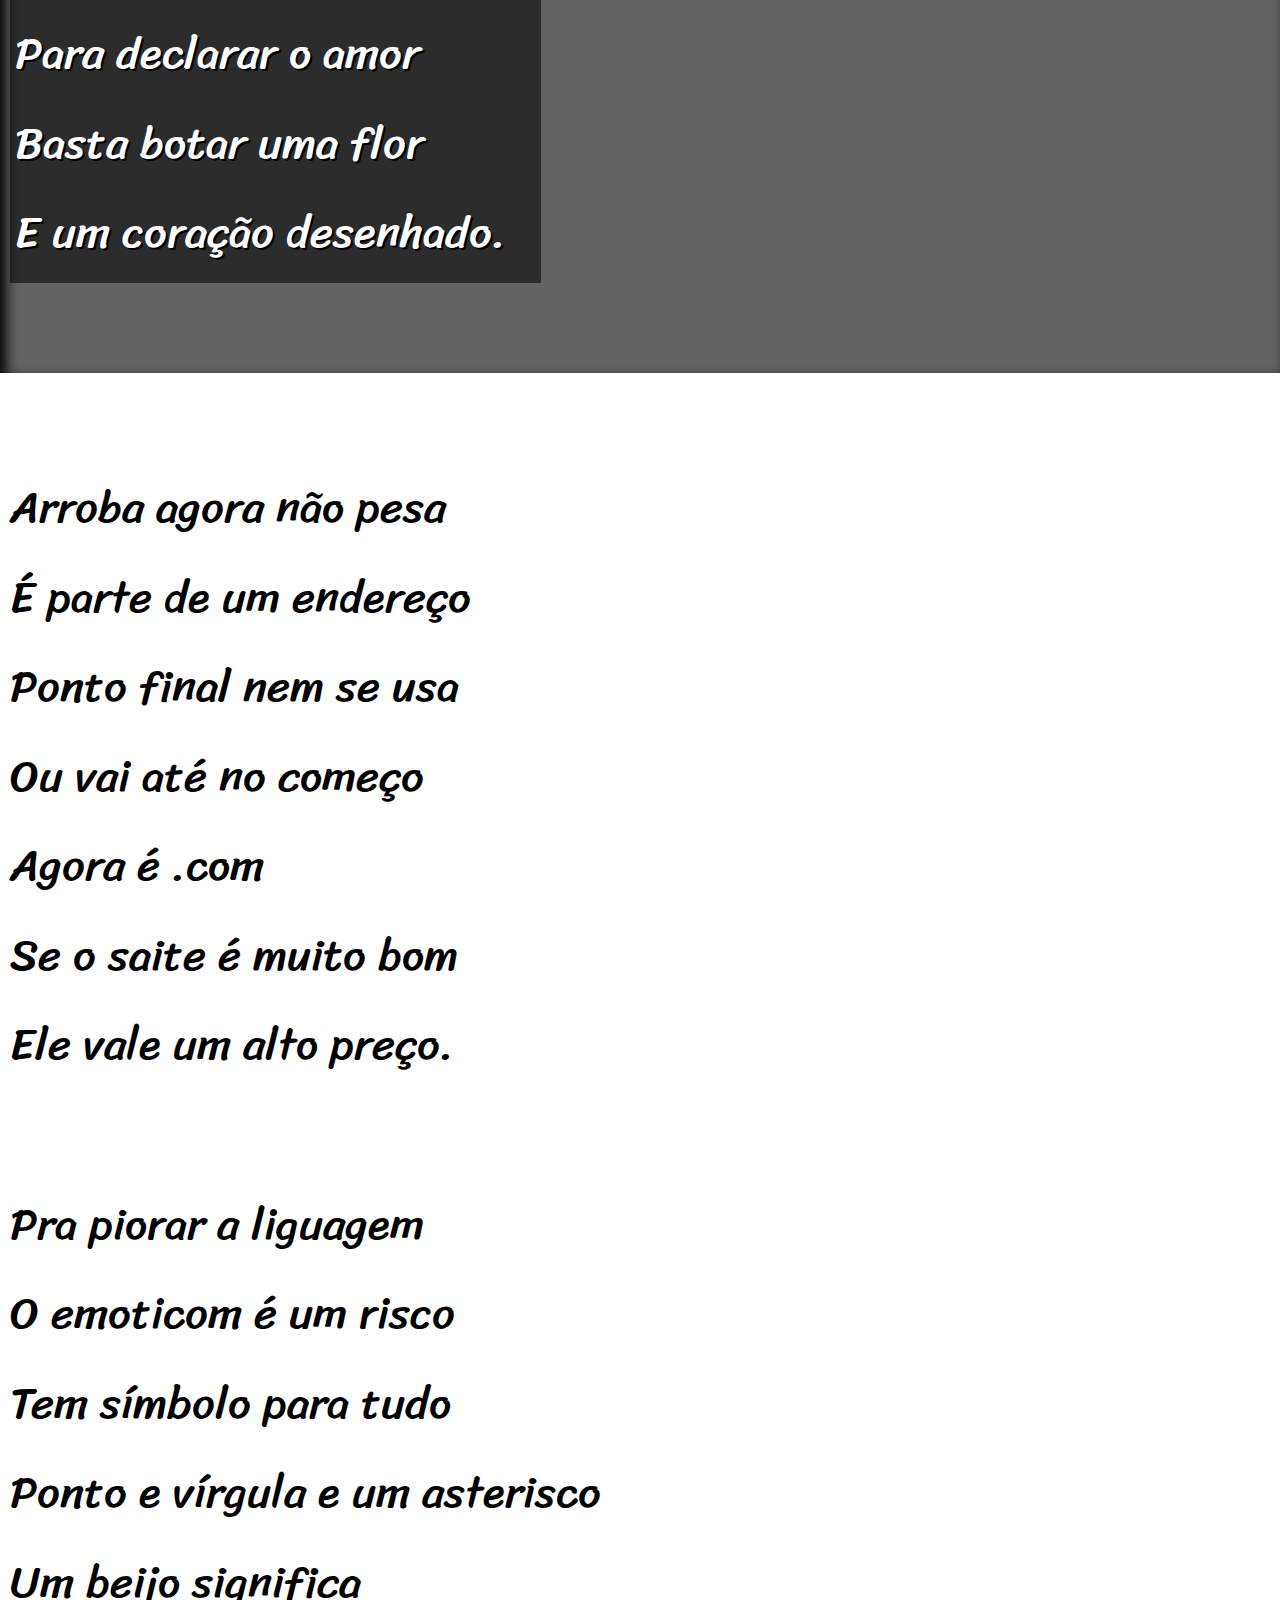
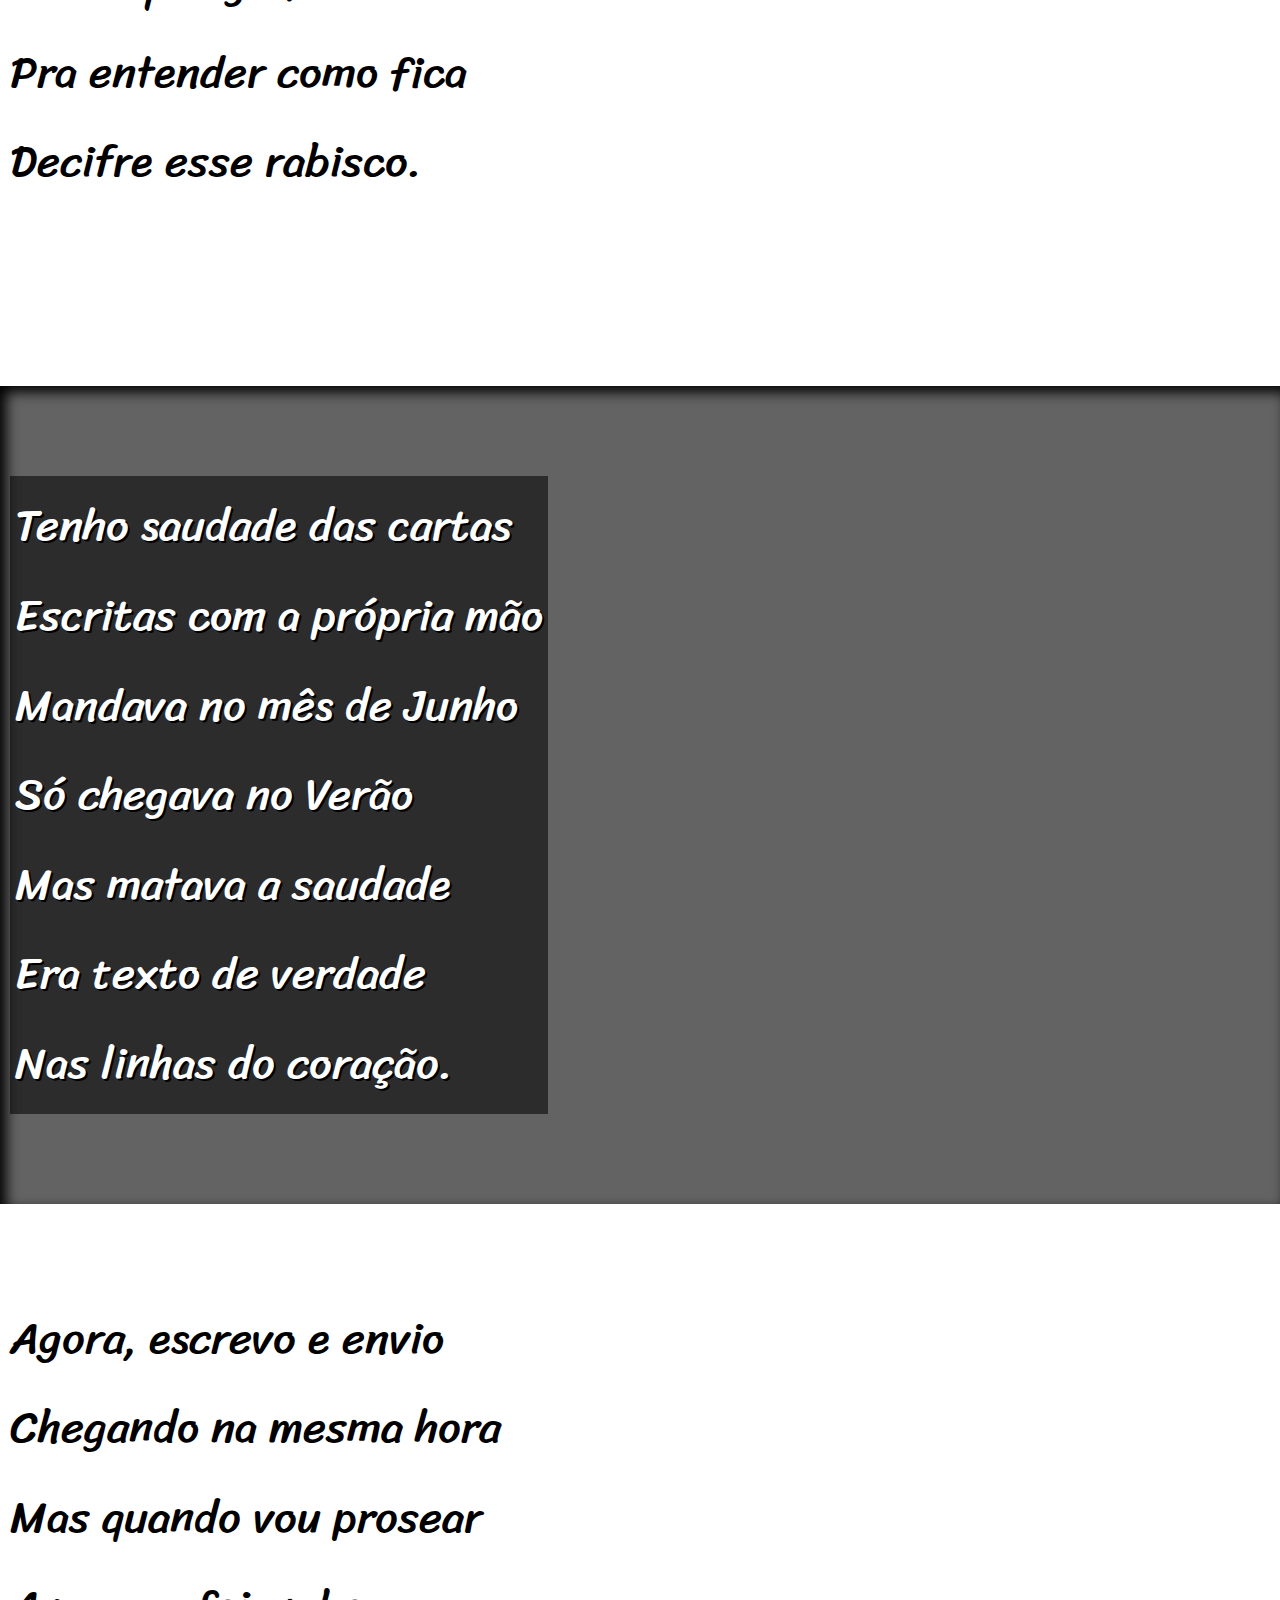
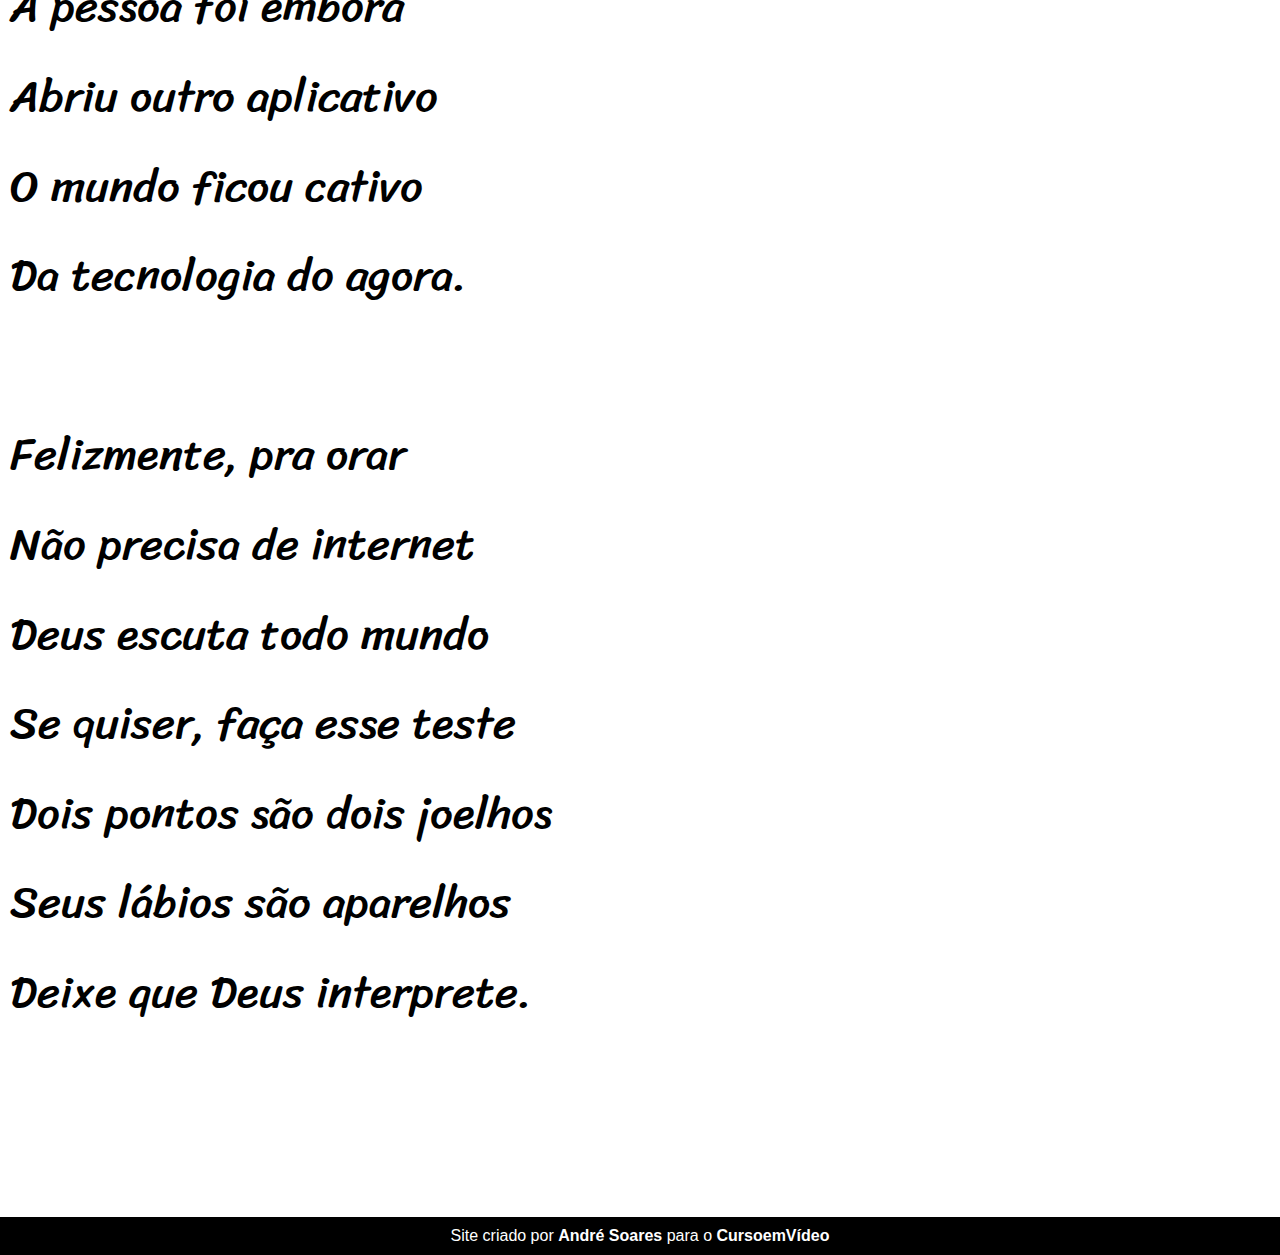
<file: desafios/projeto-cordel/index.html>
<!DOCTYPE html>
<html lang="pt-br">
<head>
    <meta charset="UTF-8">
    <meta http-equiv="X-UA-Compatible" content="IE=edge">
    <meta name="viewport" content="width=device-width, initial-scale=1.0">
    <title>Projeto Cordel</title>
    <link rel="stylesheet" href="style.css">
</head>
<body>
    <header>
        <h1>Cordel Moderno</h1>
        <p>Por <a href="https://www.recantodasletras.com.br/poesias/3186743" target="_blank">Milton Duarte</a></p>
    </header>
    <section class="normal">
        <p>Estou ficando cansado <br>
            Da tal tecnologia <br> 
            Só se fala por e-mail <br>
            Mensagem curta e fria <br>
            Twitter e Facebook <br>
            Antes que eu caduque <br>
            Vou dizer tudo em poesia.</p>
    </section>
    <section class="imagem" id="img01">
        <p>Não é mais como era antes <br>
            É tudo abreviado <br> 
            "Você" só tem duas letras <br>
            O "O" e o "E" foi riscado <br>
            Para declarar o amor <br>
            Basta botar uma flor <br>
            E um coração desenhado.</p>
    </section>
    <section class="normal">
        <p>Arroba agora não pesa <br>
            É parte de um endereço <br>
            Ponto final nem se usa <br>
            Ou vai até no começo <br>
            Agora é .com <br>
            Se o saite é muito bom <br>
            Ele vale um alto preço.</p>
        <p>Pra piorar a liguagem <br>
            O emoticom é um risco <br>
            Tem símbolo para tudo <br>
            Ponto e vírgula e um asterisco <br>
            Um beijo significa <br>
            Pra entender como fica <br>
            Decifre esse rabisco.</p>
    </section>
    <section class="imagem" id="img02">
        <p>Tenho saudade das cartas <br>
            Escritas com a própria mão <br>
            Mandava no mês de Junho <br>
            Só chegava no Verão <br>
            Mas matava a saudade <br>
            Era texto de verdade <br>
            Nas linhas do coração.</p>
    </section>
    <section class="normal">
        <p>Agora, escrevo e envio <br>
            Chegando na mesma hora <br>
            Mas quando vou prosear <br>
            A pessoa foi embora <br>
            Abriu outro aplicativo <br>
            O mundo ficou cativo <br>
            Da tecnologia do agora.</p>
        <p>Felizmente, pra orar <br>
            Não precisa de internet <br>
            Deus escuta todo mundo <br>
            Se quiser, faça esse teste <br>
            Dois pontos são dois joelhos <br>
            Seus lábios são aparelhos <br>
            Deixe que Deus interprete.</p>
    </section>
    <footer>
        <p>Site criado por <a href="github.com/andre-xs">André Soares</a> para o <a href="cursoemvideo.com">CursoemVídeo</a></p>
    </footer>
</body>
</html>
</file>
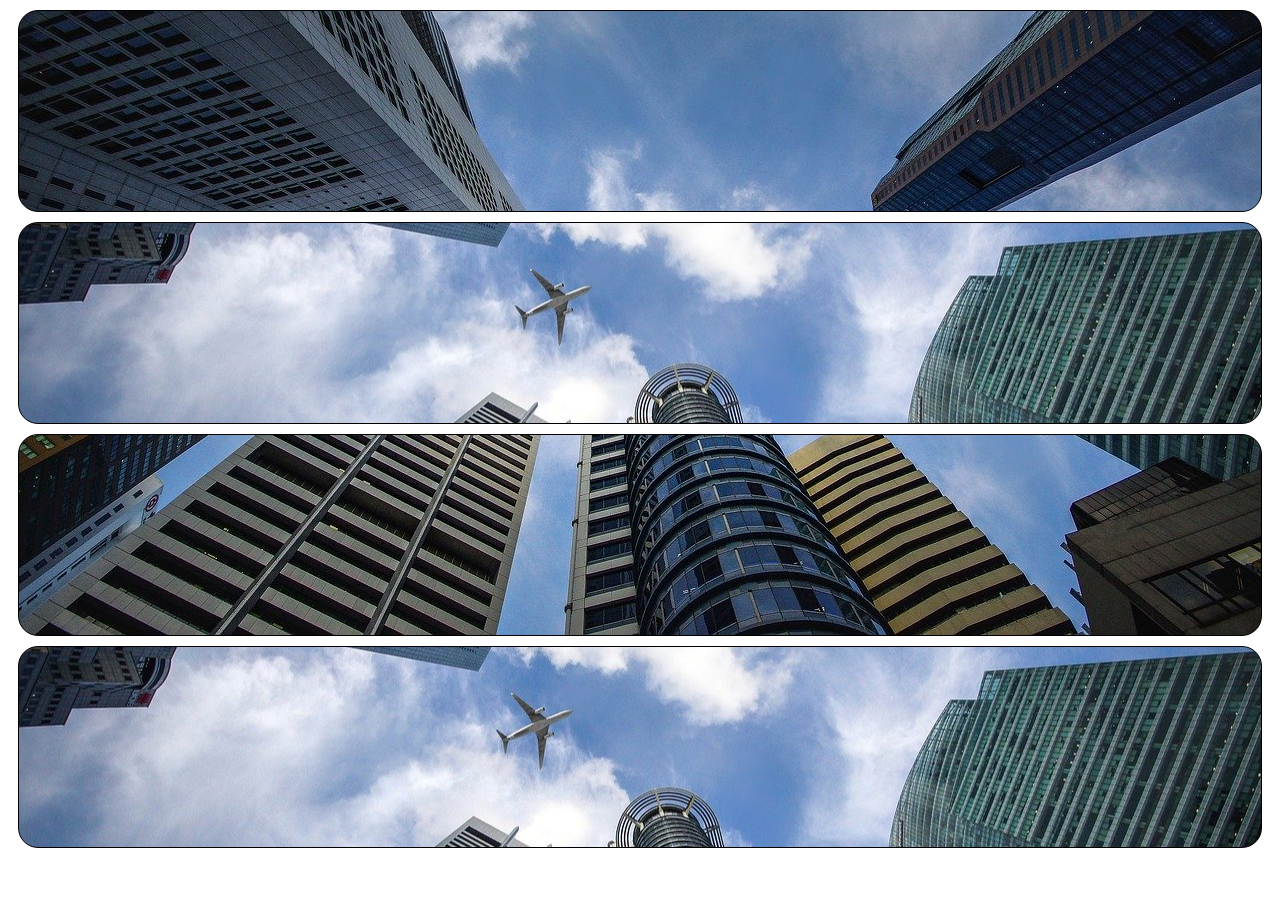
<file: ex022/fundo003.html>
<!DOCTYPE html>
<html lang="pt-br">
<head>
    <meta charset="UTF-8">
    <meta http-equiv="X-UA-Compatible" content="IE=edge">
    <meta name="viewport" content="width=device-width, initial-scale=1.0">
    <title>Posição dos Fundos</title>
    <style>
        div.bloco {
            background-image: url('imagens/wallpaper002.jpg');
            height: 200px;
            border: 1px solid black;
            border-radius: 20px;
            margin: 10px;
        }

        div#q1 {
            background-position: left top;
        }
        
        div#q2 {
            background-position: left center;
        }

        div#q3 {
            background-position: right bottom;
        }

        div#q4 {
            background-position: center center;
        }
    </style>

</head>
<body>
    <div class="bloco" id="q1">

    </div>
    <div class="bloco" id="q2">

    </div>
    <div class="bloco" id="q3">

    </div>
    <div class="bloco" id="q4">

    </div>
</body>
</html>
</file>
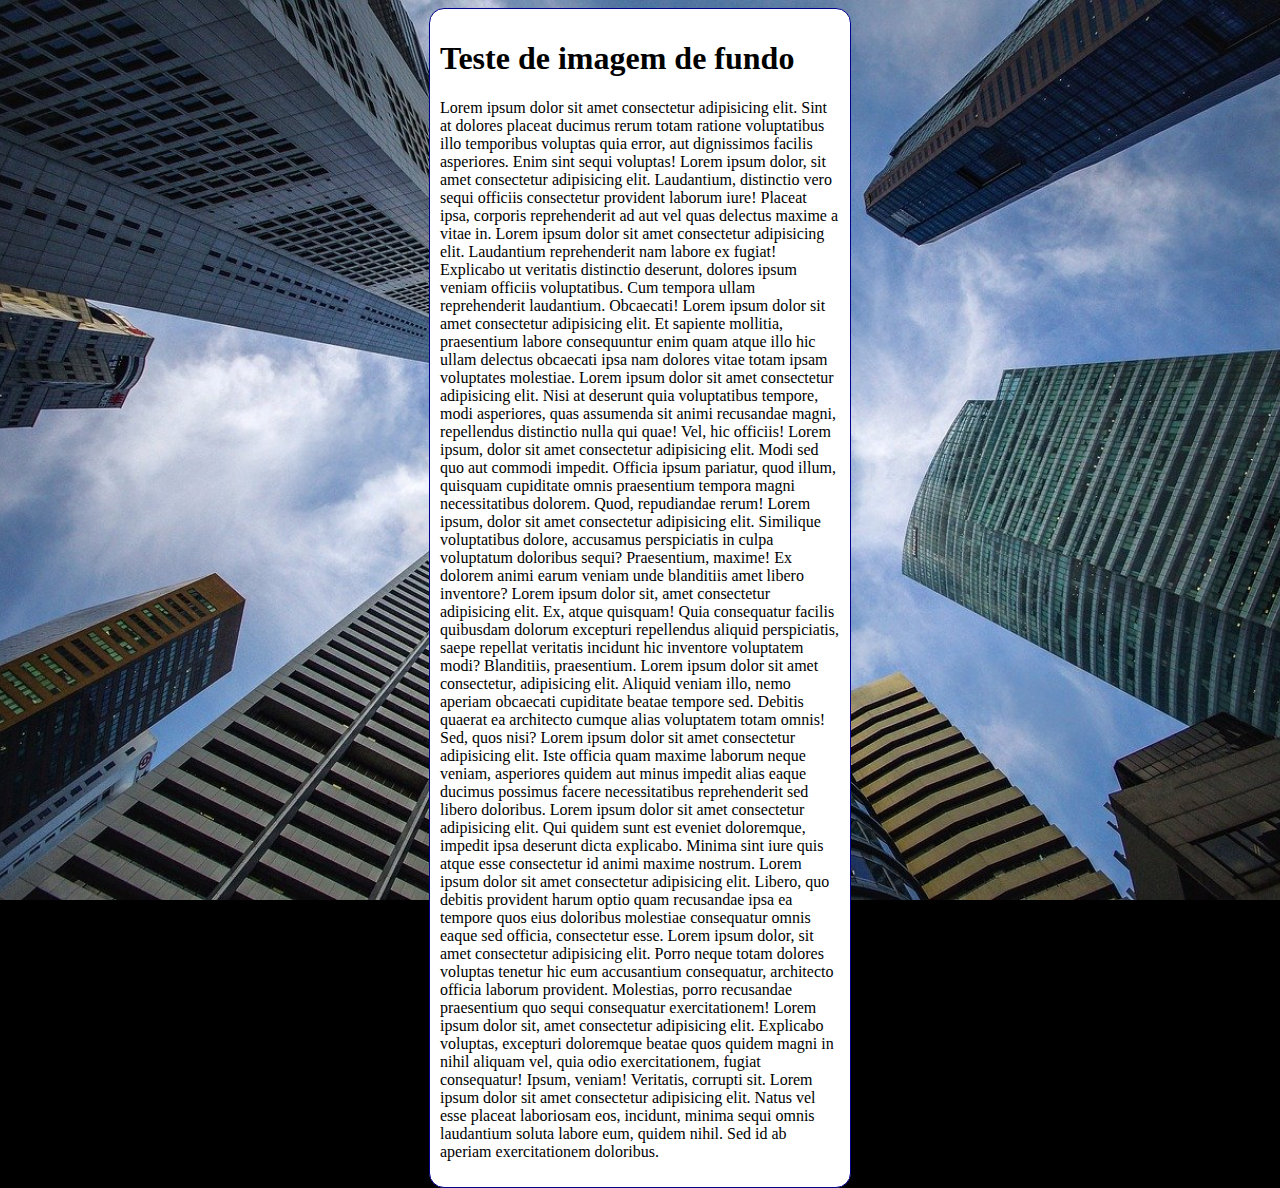
<file: ex022/fundo005.html>
<!DOCTYPE html>
<html lang="pt-br">
<head>
    <meta charset="UTF-8">
    <meta http-equiv="X-UA-Compatible" content="IE=edge">
    <meta name="viewport" content="width=device-width, initial-scale=1.0">
    <title>Teste de Fundo</title>
    <style>
        body {
            /*background-color: black;
            background-image: url('imagens/wallpaper002.jpg');
            background-position: center top;
            background-repeat: no-repeat;
            background-size: cover;
            background-attachment: fixed;    Serve para a imagem de fundo ficar estática
            */
            height: 100vh;
            background: black url('imagens/wallpaper002.jpg') center top no-repeat fixed;
            background-size: cover;
        }
        /*
        Shorthand - Background
            color > image > position > repeat > [size] > attachment

          *size existe no documento como shorthand, porém, ainda não está em funcionamento.  
        */

        main {
            background-color: white;
            max-width: 400px;
            padding: 10px;
            margin: auto;
            border: 1px solid darkblue;
            border-radius: 15px;
        }
    </style>
</head>
<body>
    <main>
    <h1>Teste de imagem de fundo</h1>
    <p>Lorem ipsum dolor sit amet consectetur adipisicing elit. Sint at dolores placeat ducimus rerum totam ratione voluptatibus illo temporibus voluptas quia error, aut dignissimos facilis asperiores. Enim sint sequi voluptas! 
    Lorem ipsum dolor, sit amet consectetur adipisicing elit. Laudantium, distinctio vero sequi officiis consectetur provident laborum iure! Placeat ipsa, corporis reprehenderit ad aut vel quas delectus maxime a vitae in.
    Lorem ipsum dolor sit amet consectetur adipisicing elit. Laudantium reprehenderit nam labore ex fugiat! Explicabo ut veritatis distinctio deserunt, dolores ipsum veniam officiis voluptatibus. Cum tempora ullam reprehenderit laudantium. Obcaecati!
    Lorem ipsum dolor sit amet consectetur adipisicing elit. Et sapiente mollitia, praesentium labore consequuntur enim quam atque illo hic ullam delectus obcaecati ipsa nam dolores vitae totam ipsam voluptates molestiae.
    Lorem ipsum dolor sit amet consectetur adipisicing elit. Nisi at deserunt quia voluptatibus tempore, modi asperiores, quas assumenda sit animi recusandae magni, repellendus distinctio nulla qui quae! Vel, hic officiis!
    Lorem ipsum, dolor sit amet consectetur adipisicing elit. Modi sed quo aut commodi impedit. Officia ipsum pariatur, quod illum, quisquam cupiditate omnis praesentium tempora magni necessitatibus dolorem. Quod, repudiandae rerum!
    Lorem ipsum, dolor sit amet consectetur adipisicing elit. Similique voluptatibus dolore, accusamus perspiciatis in culpa voluptatum doloribus sequi? Praesentium, maxime! Ex dolorem animi earum veniam unde blanditiis amet libero inventore?
    Lorem ipsum dolor sit, amet consectetur adipisicing elit. Ex, atque quisquam! Quia consequatur facilis quibusdam dolorum excepturi repellendus aliquid perspiciatis, saepe repellat veritatis incidunt hic inventore voluptatem modi? Blanditiis, praesentium.
    Lorem ipsum dolor sit amet consectetur, adipisicing elit. Aliquid veniam illo, nemo aperiam obcaecati cupiditate beatae tempore sed. Debitis quaerat ea architecto cumque alias voluptatem totam omnis! Sed, quos nisi?
    Lorem ipsum dolor sit amet consectetur adipisicing elit. Iste officia quam maxime laborum neque veniam, asperiores quidem aut minus impedit alias eaque ducimus possimus facere necessitatibus reprehenderit sed libero doloribus.
    Lorem ipsum dolor sit amet consectetur adipisicing elit. Qui quidem sunt est eveniet doloremque, impedit ipsa deserunt dicta explicabo. Minima sint iure quis atque esse consectetur id animi maxime nostrum.
    Lorem ipsum dolor sit amet consectetur adipisicing elit. Libero, quo debitis provident harum optio quam recusandae ipsa ea tempore quos eius doloribus molestiae consequatur omnis eaque sed officia, consectetur esse.
    Lorem ipsum dolor, sit amet consectetur adipisicing elit. Porro neque totam dolores voluptas tenetur hic eum accusantium consequatur, architecto officia laborum provident. Molestias, porro recusandae praesentium quo sequi consequatur exercitationem!
    Lorem ipsum dolor sit, amet consectetur adipisicing elit. Explicabo voluptas, excepturi doloremque beatae quos quidem magni in nihil aliquam vel, quia odio exercitationem, fugiat consequatur! Ipsum, veniam! Veritatis, corrupti sit.
    Lorem ipsum dolor sit amet consectetur adipisicing elit. Natus vel esse placeat laboriosam eos, incidunt, minima sequi omnis laudantium soluta labore eum, quidem nihil. Sed id ab aperiam exercitationem doloribus.
    </p>
    </main>
</body>
</html>
</file>
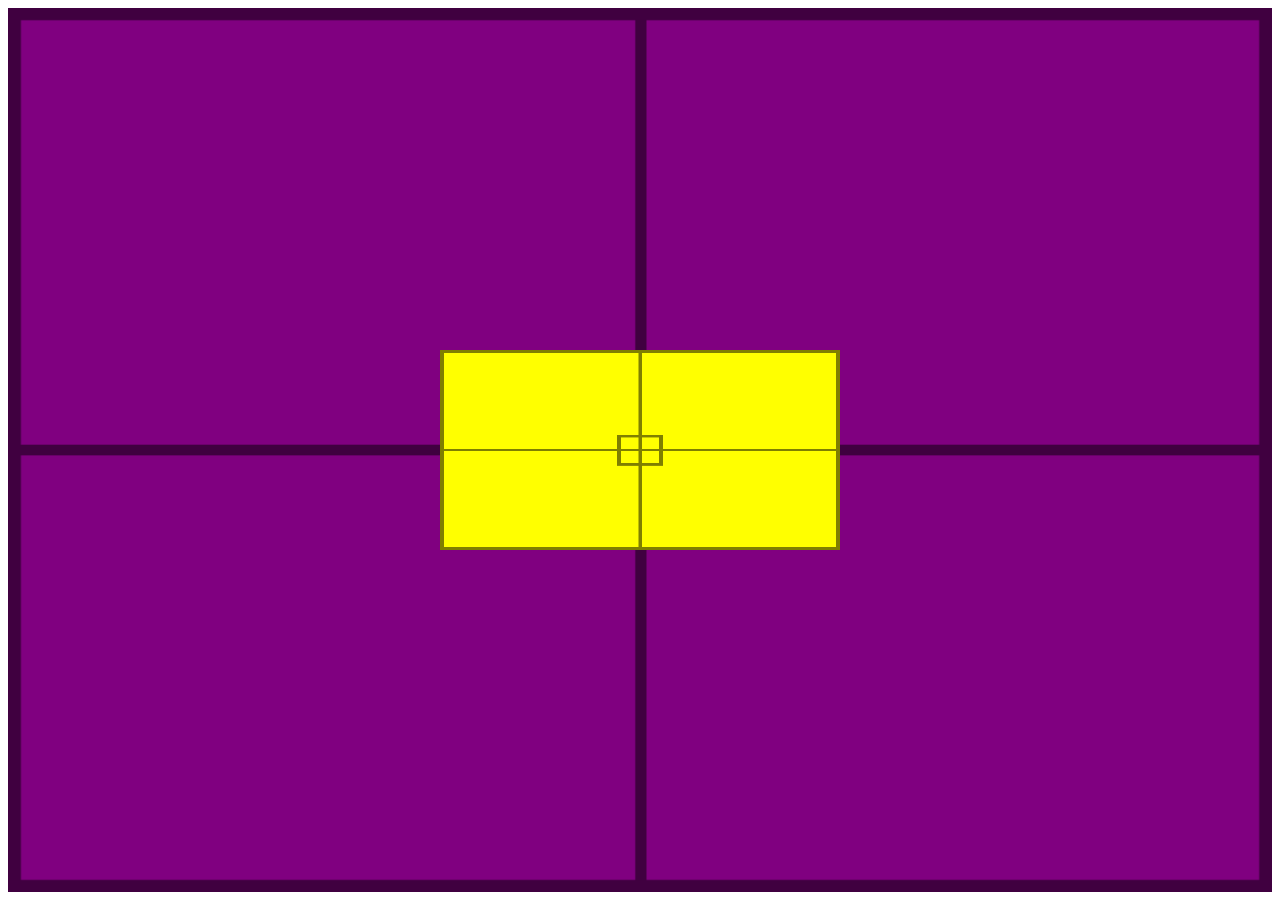
<file: ex022/fundo006.html>
<!DOCTYPE html>
<html lang="pt-br">
<head>
    <meta charset="UTF-8">
    <meta http-equiv="X-UA-Compatible" content="IE=edge">
    <meta name="viewport" content="width=device-width, initial-scale=1.0">
    <title>Alinhamento Vertical</title>
    <style>
        #container {
            background-image: url('imagens/target001.png');
            background-size: 100% 100%;
            position: relative;
            height: 96vh;
            padding: 10px;
            background-color: purple;
        }

        #conteudo{
            background-image: url('imagens/target001.png');
            background-size: 100% 100%;

            position: absolute;
            height: 200px;
            width: 400px;
            background-color: yellow;

            left: 50%;          /*Vai alinhar a ponta da imagem em 50% da tela*/
            top: 50%;

            transform: translate(-50%, -50%);  /*Vai corrigir o alinhamento e colocar a imagem exatamente no meio da tela*/
        }
    </style>
</head>
<body>
    <section id="container">
        <article id="conteudo">

        </article>
    </section>
</body>
</html>
</file>
<file: desafios/style.css>
@font-face {
    font-family: PassionOne-Regular;
    src: url('fontes/PassionOne-Regular.ttf');
}
@import url('https://fonts.googleapis.com/css2?family=Sriracha&display=swap');

*{ 
    margin: 0px;
    padding: 0px;
    font-size: 1em;
}
:root {
    --fonte1: Verdana, Tahoma, sans-serif;
    --fonte2: PassionOne-Regular, cursive;
    --fonte3: Sriracha, cursive;
}

header {
    height: 100%;
    background-color: black;
}

a {
    color: white;
    font-style: normal;
    text-decoration: none;
}

a:hover {
    text-decoration: underline;
}

h1 {
    color: white;
    text-align: center;
    padding: 10px;
    font-family: var(--fonte2);
    font-size: 10vw;
    margin: 0px;
}

.autor {
    color: white;
    text-align: center;
    padding: 0 0 40px;
    font-size: 25px;
    font-family: var(--fonte1);
}

section.fundo-branco {
    background-color: white ;
    padding: 3em;
}

section.fundo-branco p {
    font-family: var(--fonte3);
    font-size: 3.5vw;
    line-height: 2em;
    padding-bottom: 2em;
}

.img1 {
    background-image: url('imagens/background001.jpg');
    background-size: cover;
    background-position: right center;
    background-attachment: fixed;
    padding: 4em;
}

.img1 p {
    color: white;
    font-family: var(--fonte3);
    font-size: 3.5vw;
    font-display: justify;
    line-height: 2em;
    text-shadow: 1px 1px rgba(0, 0, 0, 0.74);
    background: rgba(0, 0, 0, 0.514);
    border-radius: 15px;
}

.img2 {
    background-image: url('imagens/background002.jpg');
    background-size: cover;
    background-attachment: fixed;
    padding: 4em;
}

.img2 p {
    color: white;
    font-family: var(--fonte3);
    font-size: 3.5vw;
    line-height: 2em;
    text-shadow: 1px 1px rgba(0, 0, 0, 0.74);
    background: rgba(0, 0, 0, 0.514);
    border-radius: 15px;

}

footer {
    background: black;
    text-align: center;
    margin: 0px;
}

footer p {
    color: white;
    font-size: 20px;
    padding: 5px;
    font-family: var(--fonte1);
}
</file>
<file: Alura/flex-e-grid-aula6/assets/css/estilos.css>
@font-face {
    font-family: 'icones';
    src: url(../font/icones.ttf);
}

body {
    background-color: #1D232A;
    font-family: 'Open Sans', 'icones', sans-serif;
    color: #FFFFFF;
}

@media screen and (min-width: 1440px) {
    body {
        display: grid;
        grid-template-columns: auto 1fr;
    }
}

.cabecalho {
    display: flex;
    justify-content: space-between;
    align-items: center;
    background-color: #15191C;
    padding: 8px 16px;
    box-shadow: 0px 4px 4px rgba(0, 0, 0, 0.16);
}

.cabecalho__menu i::before {
    content: "\e904";
    font-size: 24px;
}

.cabecalho__notificacao i::before {
    content: "\e906";
    font-size: 24px;
}

.cabecalho__logo {
    width: 40px;
}

.cabecalho__perfil {
    display: none;
}

@media screen and (min-width: 1440px) {
    .cabecalho {
        background-color: #1D232A;
        display: grid;
        column-gap: 32px;
        grid-template-columns: 1fr auto;
        padding: 16px 60px;
        height: 80px;
        box-sizing: border-box;
        grid-column: 2;
    }

    .cabecalho__menu {
        display: none;
    }

    .cabecalho__logo {
        display: none;
    }

    .cabecalho__perfil {
        display: grid;
        grid-template-columns: repeat(3, auto);
        column-gap: 8px;
        align-items: center;
        justify-self: flex-end;
        color: #95999C;
        padding: 8px 32px;
        border-right: 1px solid #95999C;
    }

    .cabecalho__perfil::before {
        content: "";
        display: block;
        width: 32px;
        height: 32px;
        background-image: url(../img/profile_2.png);
        background-size: contain;
        background-repeat: no-repeat;
        background-position: center;
    }

    .cabecalho__perfil::after {
        content: "\e90d";
        color: #FFFFFF;
        font-size: 1.5rem;
    }
}

.menu-lateral {
    display: flex;
    flex-direction: column;
    background-color: #15191C;
    width: 75vw;
    height: 100vh;

    position: absolute;
    left: -100vw;
    transition: .25s;
}

.menu-lateral--ativo {
    left: 0;
    transition: .25s;
}

.menu-lateral__logo {
    width: 118px;
    align-self: center;
    padding: 16px;
}

.menu-lateral__link {
    height: 64px;
    color: #95999C;
    padding-left: 64px;
    display: flex;
    align-items: center;
}

.menu-lateral__link--ativo {
    color: #FFFFFF;
    padding-left: 56px;
    border-left: 8px solid #FFFFFF;
}

.menu-lateral__link::before {
    content: "\e900";
    width: 24px;
    height: 24px;
    font-size: 24px;
    position: absolute;
    left: 24px;
}

.menu-lateral__link--inicio::before {
    content: "\e902";
}

.menu-lateral__link--videos::before {
    content: "\e90e";
}

.menu-lateral__link--picos::before {
    content: "\e909";
}

.menu-lateral__link--integrantes::before {
    content: "\e903";
}

.menu-lateral__link--camisas::before {
    content: "\e900";
}

.menu-lateral__link--pinturas::before {
    content: "\e90a";
}

@media screen and (min-width: 1440px) {
    .menu-lateral {
        position: static;
        width: 200px;
        grid-column: 1;
        grid-row: 1 / span 2;
    }
}

.principal {
    padding: 24px 16px;
    display: grid;
    gap: 16px;
}

.titulo-pagina {
    font-size: 1.5rem;
    font-weight: 700;
}

.titulo-secao {
    font-size: 1.2rem;
    font-weight: 700;
}

@media screen and (min-width: 1440px) {
    .principal {
        display: grid;
        grid-template-columns: auto 1fr auto;
        grid-template-areas: 
            "titulo-pagina titulo-pagina titulo-pagina"
            "destaque-video destaque-video videos-recentes"
            "secao-videos secao-videos secao-videos"
            "produtos-recentes destaque-produtos destaque-produtos"
            "secao-produtos secao-produtos secao-produtos"       
        ;
        column-gap: 32px;
        padding: 16px 60px;
        grid-column: 2;
    }

    .titulo-secao {
        grid-column: span 4;
    }
}

.cartao {
    width: 100%;
    border-radius: 15px;
    overflow: hidden;
    background-color: #2C343A;
}

.cartao__imagem--desktop {
    display: none;
}

.cartao--destaque {
    margin-bottom: 16px;
}

.cartao__conteudo {
    padding: 16px;
    display: grid;
    grid-template-columns: auto 1fr;
    gap: 8px;
}

.cartao__destaque {
    grid-column: span 2;
}

.cartao__titulo {
    font-size: 1.2rem;
    font-weight: 700;
    grid-column: span 2;
}

.cartao__perfil {
    color: #95999C;
    font-size: 0.9rem;
    grid-column: span 2;
}

.cartao__info {
    display: flex;
    align-items: center;
    color: #95999C;
}

.cartao__info--tempo::before {
    content: "\e90c";
    margin-right: 8px;    
}

.cartao__info--visualizacao::before {
    content: "\e90f";
    margin-right: 8px;    
}

.cartao__botao {
    display: flex;
    justify-content: center;
    align-items: center;
    background-color: #0480DC;
    width: 40px;
    height: 40px;
    border-radius: 10px;
    font-size: 0.9rem;
    justify-self: flex-end;
}

.cartao__botao--play::before {
    content: "\e90b";
    font-size: 24px;
}

.cartao__botao--destaque {
    width: 100%;
    grid-column: span 2;
}

.cartao__botao--destaque::before {
    margin-right: 8px;
}

.cartao--recentes {
    display: none;
}

@media screen and (min-width: 1440px) {
    .cartao--destaque {
        margin-bottom: 0;
    }

    .cartao__imagem--mobile {
        display: none;
    }

    .cartao__imagem--desktop {
        display: block;
    }

    .cartao__botao--destaque {
        grid-column: auto;
        padding: 16px 8px;
    }

    .cartao--recentes {
        display: grid;
        grid-template-columns: auto auto;
        align-items: center;
        row-gap: 24px;
        width: 256px;
        padding: 16px;
        box-sizing: border-box;
        align-self: flex-start;
    }

    .cartao--recentes .cartao__titulo {
        grid-column: auto;
    }

    .cartao__link {
        font-size: 0.8rem;
        font-weight: 600;
        color: #0480DC;
        justify-self: flex-end;
    }
    
    .cartao__lista {
        display: grid;
        row-gap: 16px;
        grid-column: span 2;
    }

    .cartao__item {
        display: grid;
        grid-template-columns: auto 1fr;
        gap: 8px;
    }

    .cartao__item-thumbnail {
        width: 32px;
        grid-row: span 2;
    }

    .cartao__item-titulo {
        font-size: 0.9rem;
        line-height: 1.2rem;
        font-weight: 700;
    }

    .cartao__item-perfil {
        font-size: 0.8rem;
        color: #95999C;
    }
}

.secao {
    display: grid;
    gap: 16px;
}

@media screen and (min-width: 1440px) {
    .secao {
        grid-template-columns: repeat(4, 1fr);
    }

    .destaque-video {
        grid-area: destaque-video;
    }
    
    .videos-recentes {
        grid-area: videos-recentes;
    }
    
    .secao-videos {
        grid-area: secao-videos;
    }
    
    .destaque-produtos {
        grid-area: destaque-produtos;
    }
    
    .produtos-recentes {
        grid-area: produtos-recentes;
    }
    
    .secao-produtos {
        grid-area: secao-produtos;
    }
}
</file>
<file: Alura/flex-e-grid-main/assets/css/estilos.css>
:root {
 --corpo: #1D232A;
 --cabeçalho: #1D232A;
 --cabeçalho__mobile: #15191C;
--menu__lateral: #15191C;
--cartão: #2C343A;
--fonte: #FFFFFF;
--fonte__alternativa: #95999C;
--links: #0480DC;
--botão: #0480DC;
--sombras: 0px 4px 4px rgba(0, 0, 0, 0.16);
}

@font-face {
    font-family: 'icones';
    src: url(../font/icones.ttf);
}

body {
    background-color: var(--corpo);
    font-family: 'Open Sans', 'icones', sans-serif;
    color: var(--fonte);
}

.cabecalho {
    display: flex;
    justify-content: space-between;
    align-items: center;
    background-color: var(--cabeçalho__mobile);
    padding: 8px 16px;
    box-shadow: var(--sombras);
}

.cabecalho__menu i::before {
    content: "\e904";
    font-size: 24px;
}

.cabecalho__notificacao i::before {
    content: "\e906";
    font-size: 24px;
}

.cabecalho__logo {
    width: 40px;
}

.menu-lateral {
    display: flex;
    flex-direction: column;
    background-color: var(--cabeçalho__mobile);
    width: 75vw;
    height: 100vw;
    position: absolute;
    left: -100vw;
    transition: .25s;
}

.menu-lateral--ativo {
    left: 0;
    transition: .25s;
}

.menu-lateral__logo {
    width: 118px;
    align-self: center;
    padding: 16px;    
}

.menu-lateral__link {
    height: 64px;
    color: var(--fonte__alternativa);
    padding-left: 64px;
    display: flex;
    align-items: center;
}

.menu-lateral__link--ativo {
    color: var(--fonte);
    padding-left: 56px;
    border-left: 8px solid var(--fonte) ;
}

.menu-lateral__link::before {
    content: "";
    width: 24px;
    height: 24px;
    font-size: 24px;
    position: absolute;
    left: 24px;
}

.menu-lateral__link--inicio::before {
    content: "\e902";
}

.menu-lateral__link--videos::before {
    content: "\e90e";
}

.menu-lateral__link--picos::before {
    content: "\e909";
}

.menu-lateral__link--integrantes::before {
    content: "\e903";
}

.menu-lateral__link--camisas::before {
    content: "\e900";
}

.menu-lateral__link--pinturas::before {
    content: "\e90a";
}
</file>
<file: Alura/flex-e-grid/assets/css/estilos.css>
@font-face {
    font-family: 'icones';
    src: url(../font/icones.ttf);
}

body {
    background-color: #1D232A;
    font-family: 'Open Sans', 'icones', sans-serif;
    color: #FFFFFF;
}

.cabecalho {
    display: flex;
    justify-content: space-between;
    align-items: center;
    background-color: #15191C;
    padding: 8px 16px;
    box-shadow: 0px 4px 4px rgba(0, 0, 0, 0.16);
}

.cabecalho__menu i::before {
    content: "\e904";
    font-size: 24px;
}

.cabecalho__notificacao i::before {
    content: "\e906";
    font-size: 24px;
}

.cabecalho__logo {
    width: 40px;
}

.menu-lateral {
    display: flex;
    flex-direction: column;
    background-color: #15191C;
    width: 75vw;
    height: 100vh;

    position: absolute;
    left: -100vw;
    transition: .25s;
}

.menu-lateral--ativo {
    left: 0;
    transition: .25s;
}

.menu-lateral__logo {
    width: 118px;
    align-self: center;
    padding: 16px;
}

.menu-lateral__link {
    height: 64px;
    color: #95999C;
    padding-left: 64px;
    display: flex;
    align-items: center;
}

.menu-lateral__link--ativo {
    color: #FFFFFF;
    padding-left: 56px;
    border-left: 8px solid #FFFFFF;
}

.menu-lateral__link::before {
    content: "";
    width: 24px;
    height: 24px;
    font-size: 24px;
    position: absolute;
    left: 24px;
}

.menu-lateral__link--inicio::before{
    content: "\e902";
}

.menu-lateral__link--videos::before{
    content: "\e90e";
}

.menu-lateral__link--picos::before{
    content: "\e909";
}

.menu-lateral__link--integrantes::before{
    content: "\e903";
}

.menu-lateral__link--camisas::before{
    content: "\e900";
}

.menu-lateral__link--pinturas::before{
    content: "\e90a";
}
</file>
<file: Alura/grid/grid.css>
* {
    margin: 0;
    padding: 0;
    box-sizing: border-box;
}



.corpo {
    background-color: #444444;
    padding: 8px;
    width: 100vw;
    height: 100vh;

    display: grid;
    
}

.cabecalho {
    background-color: #cc2a2a;
    border-radius: 10px;
    min-width: 50px;
    min-height: 50px;
    margin: 8px;
}

.lateral {
    background-color: #45cc2a;
    border-radius: 10px;
    min-width: 50px;
    min-height: 50px;
    margin: 8px;
}

.meio {
    background-color: #2aa6cc;
    border-radius: 10px;
    min-width: 50px;
    min-height: 50px;
    margin: 8px;
}

.direita-cima {
    background-color: #352acc;
    border-radius: 10px;
    min-width: 50px;
    min-height: 50px;
    margin: 8px;
}

.direita-baixo {
    background-color: #cc2a96;
    border-radius: 10px;
    min-width: 50px;
    min-height: 50px;
    margin: 8px;
}
</file>
<file: desafios/projeto-cordel/style.css>
@charset "UTF-8";

@import url('https://fonts.googleapis.com/css2?family=Passion+One:wght@400;700;900&display=swap');
@import url('https://fonts.googleapis.com/css2?family=Sriracha&display=swap');

:root {
    --fonte1: Verdana, Geneva, Tahoma, sans-serif;
    --fonte2: 'Passion One', cursive;
    --fonte3: 'Sriracha', cursive;
}

* {
    margin: 0px;
    padding: 0px;
}

html, body {
    min-height: 100vh;
    background-color: darkgray;
    font-family: var(--fonte1);
}

header {
    background-color: black;
    color: white;
    text-align: center;
}

header > h1 {
    padding-top: 50px;
    font-variant: small-caps;
    font-family: var(--fonte2);
    font-size: 10vw;
}

header > p {
    padding-bottom: 50px;
}

header a, footer a {
    color: white;
    text-decoration: none;
    font-weight: bolder;
}

header a:hover, footer a:hover {
    text-decoration: underline;
}

section {
    padding-top: 10vh;
    padding-bottom: 10vh;
    line-height: 2em;
    padding-left: 10px;
    font-family: var(--fonte3);
    font-size: 3.5vw;
}

section > p {
    padding-bottom: 2em;
}

section.normal {
    background-color: white;
    color: black;
}

section.imagem {
    background-color: rgba(51, 51, 51, 0.589);
    color: white;
    box-shadow: inset 6px 6px 13px 0px black;
    background-size: cover;
    background-attachment: fixed;
}

section.imagem > p {
    display: inline-block;
    padding: 5px;
    background-color: rgba(0, 0, 0, 0.555);
    text-shadow: 2px 2px 0px black;
}

section#img01 {
    background-image: url('imagens/background001.jpg');
    background-position: right center;
}

section#img02 {
    background-image: url('imagens/background002.jpg');
}

footer {
    background-color: black;
    color: white;
    text-align: center;
    padding: 10px;
}
</file>
